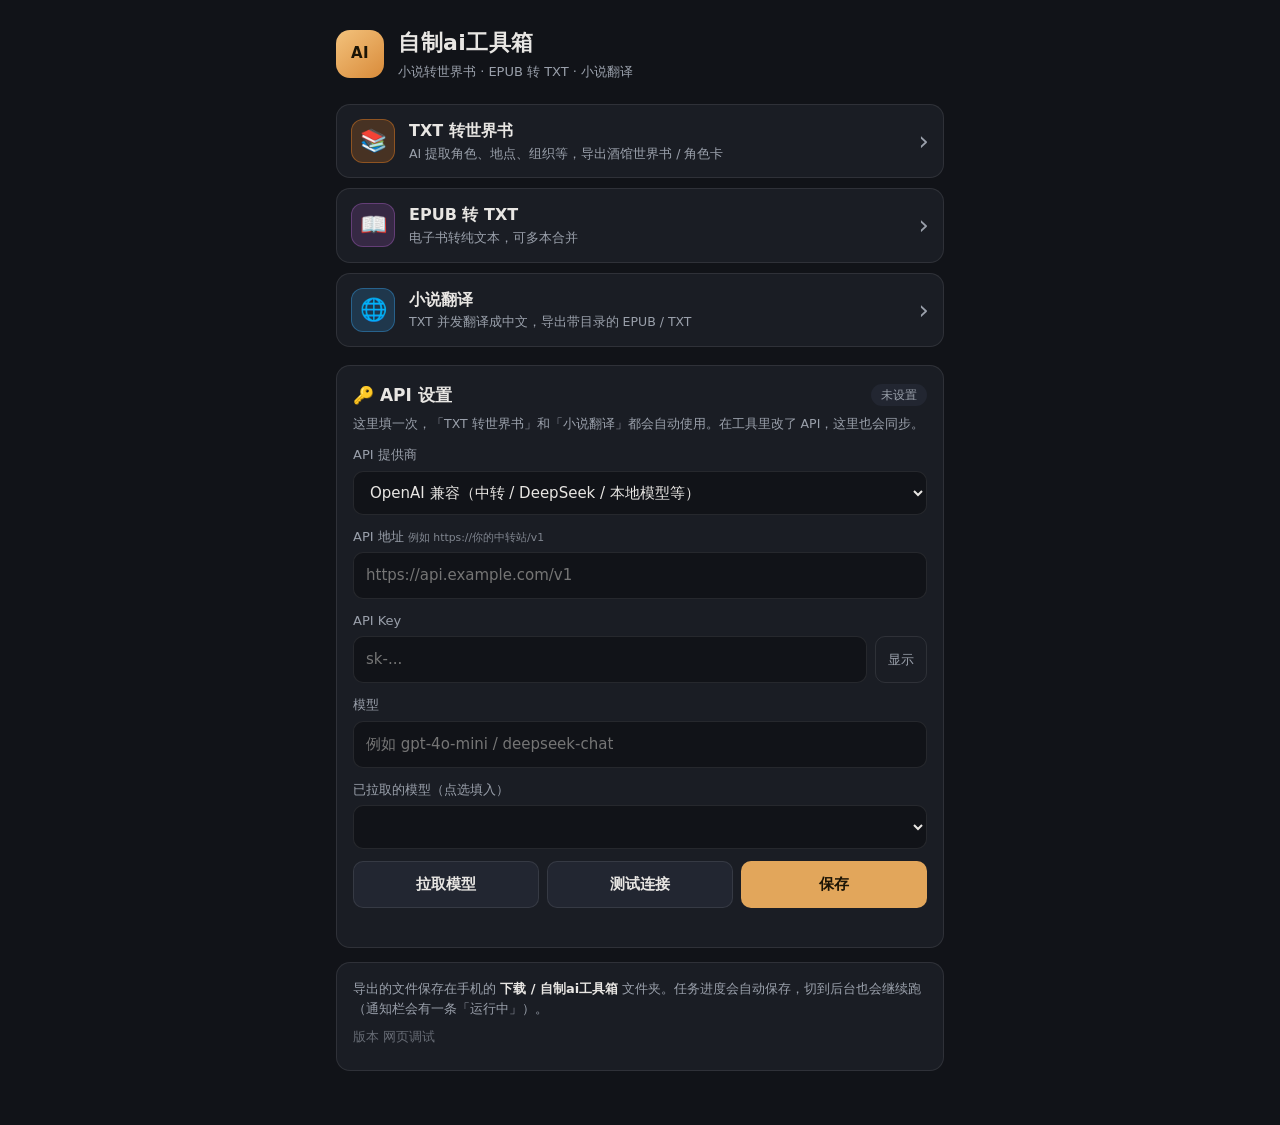
<file: toolbox/src/main/assets/www/index.html>
<!doctype html>
<html lang="zh-CN">
<head>
<meta charset="utf-8">
<meta name="viewport" content="width=device-width, initial-scale=1, viewport-fit=cover">
<meta name="color-scheme" content="dark">
<title>自制ai工具箱</title>
<link rel="stylesheet" href="app.css">
<link rel="stylesheet" href="style.css">
<link rel="stylesheet" href="txtToWorldbook/styles/modal.css">
<!-- 外壳：必须最先加载，负责网络转发 / 文件保存 / 剪贴板 / toastr -->
<script src="app-bridge.js"></script>
<script src="vendor/jquery.min.js"></script>
<script src="vendor/jszip.min.js"></script>
</head>
<body>
<main id="home">
  <header class="hd">
    <div class="hd-mark">AI</div>
    <div>
      <h1>自制ai工具箱</h1>
      <p class="hd-sub">小说转世界书 · EPUB 转 TXT · 小说翻译</p>
    </div>
  </header>

  <section class="tools">
    <button class="tool" data-open="worldbook">
      <span class="tool-ico" style="--c:#e67e22">📚</span>
      <span class="tool-txt"><b>TXT 转世界书</b><small>AI 提取角色、地点、组织等，导出酒馆世界书 / 角色卡</small></span>
      <span class="tool-go">›</span>
    </button>
    <button class="tool" data-open="epub">
      <span class="tool-ico" style="--c:#9b59b6">📖</span>
      <span class="tool-txt"><b>EPUB 转 TXT</b><small>电子书转纯文本，可多本合并</small></span>
      <span class="tool-go">›</span>
    </button>
    <button class="tool" data-open="translate">
      <span class="tool-ico" style="--c:#3498db">🌐</span>
      <span class="tool-txt"><b>小说翻译</b><small>TXT 并发翻译成中文，导出带目录的 EPUB / TXT</small></span>
      <span class="tool-go">›</span>
    </button>
  </section>

  <section class="card" id="api-card">
    <div class="card-hd">
      <h2>🔑 API 设置</h2>
      <span class="pill" id="api-state">未设置</span>
    </div>
    <p class="hint">这里填一次，「TXT 转世界书」和「小说翻译」都会自动使用。在工具里改了 API，这里也会同步。</p>

    <label class="f">API 提供商
      <select id="g-provider">
        <option value="openai-compatible">OpenAI 兼容（中转 / DeepSeek / 本地模型等）</option>
        <option value="gemini">Gemini</option>
        <option value="anthropic">Anthropic</option>
      </select>
    </label>
    <label class="f">API 地址 <small id="g-endpoint-hint">例如 https://你的中转站/v1</small>
      <input id="g-endpoint" type="url" inputmode="url" autocomplete="off" spellcheck="false" placeholder="https://api.example.com/v1">
    </label>
    <label class="f">API Key
      <div class="pw">
        <input id="g-key" type="password" autocomplete="off" spellcheck="false" placeholder="sk-...">
        <button type="button" class="ghost" id="g-key-eye">显示</button>
      </div>
    </label>
    <label class="f">模型
      <input id="g-model" type="text" autocomplete="off" spellcheck="false" placeholder="例如 gpt-4o-mini / deepseek-chat">
    </label>
    <label class="f" id="g-models-wrap" hidden>已拉取的模型（点选填入）
      <select id="g-models"></select>
    </label>
    <div class="row">
      <button type="button" class="btn" id="g-fetch">拉取模型</button>
      <button type="button" class="btn" id="g-test">测试连接</button>
      <button type="button" class="btn primary" id="g-save">保存</button>
    </div>
    <div class="status" id="g-status"></div>
  </section>

  <section class="card small">
    <p>导出的文件保存在手机的 <b>下载 / 自制ai工具箱</b> 文件夹。任务进度会自动保存，切到后台也会继续跑（通知栏会有一条「运行中」）。</p>
    <p class="ver" id="ver"></p>
  </section>
</main>

<script src="app-home.js"></script>
<!-- 功能模块 -->
<script src="epubToTxt.js"></script>
<script src="novelTranslate.js"></script>
<script type="module">
  import { initTxtToWorldbookBridge } from './txtToWorldbook/main.js';
  initTxtToWorldbookBridge().catch((e) => console.error('[Toolbox] TXT转世界书初始化失败', e));
  window.__ttwReady = true;
</script>
</body>
</html>
</file>
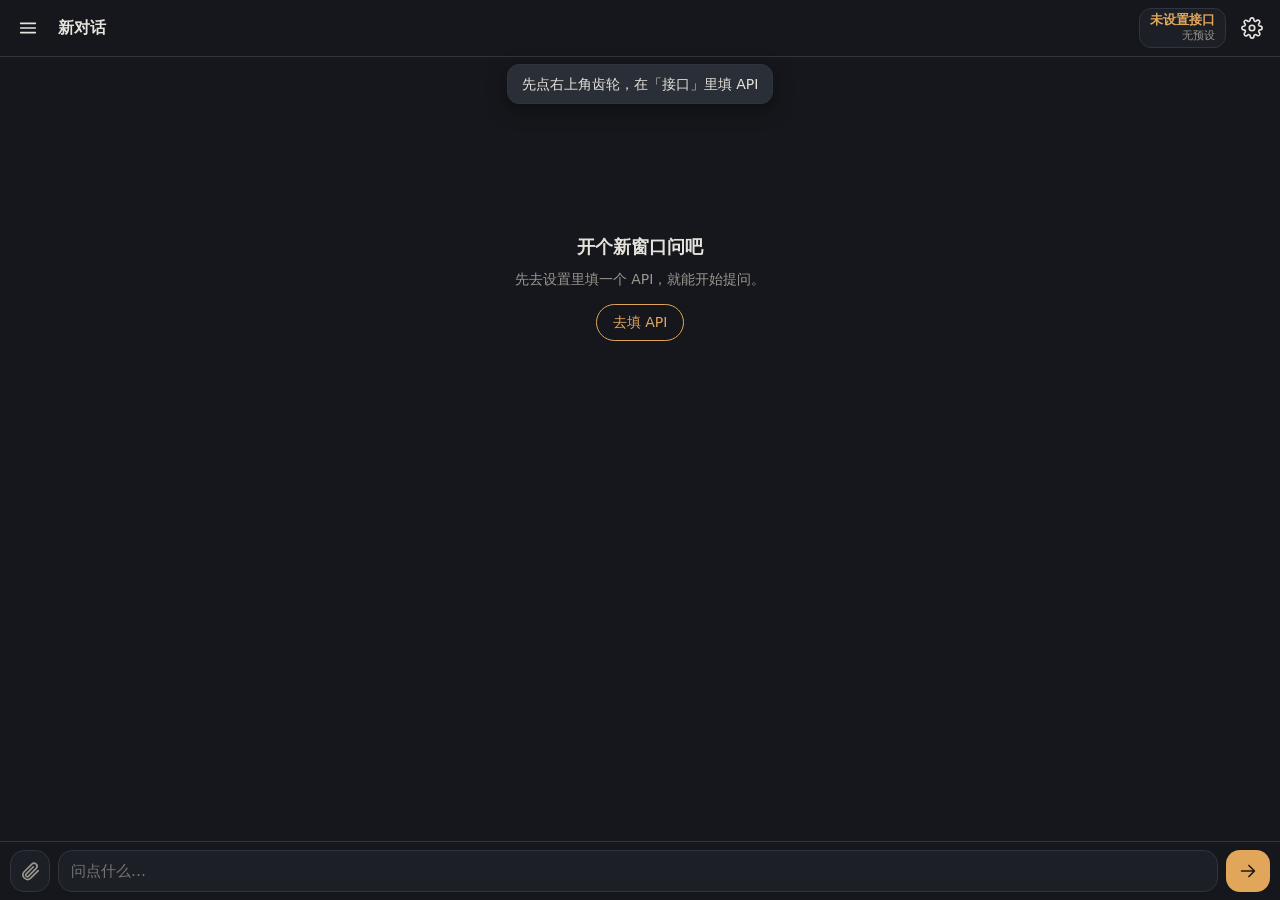
<file: 自制AI问答机/src/main/assets/www/首页.html>
<!DOCTYPE html>
<html lang="zh-CN">
<head>
    <meta charset="UTF-8">
    <meta name="viewport" content="width=device-width, initial-scale=1, maximum-scale=1, viewport-fit=cover">
    <meta name="color-scheme" content="dark">
    <title>自制AI问答机</title>
    <link rel="stylesheet" href="样式.css">
</head>
<body>
    <div id="app">
        <header id="topbar">
            <button class="icon-btn" id="btn-drawer" aria-label="对话列表">
                <svg viewBox="0 0 24 24"><path d="M4 7h16M4 12h16M4 17h16"/></svg>
            </button>
            <button id="chat-title" class="title-btn" aria-label="重命名对话">新对话</button>
            <button id="switch-chip" class="chip" aria-label="切换接口、模型、预设">
                <span id="chip-model">未设置接口</span>
                <span id="chip-preset"></span>
            </button>
            <button class="icon-btn" id="btn-settings" aria-label="设置">
                <svg viewBox="0 0 24 24"><circle cx="12" cy="12" r="3"/><path d="M19.4 15a1.7 1.7 0 0 0 .3 1.8l.1.1a2 2 0 1 1-2.8 2.8l-.1-.1a1.7 1.7 0 0 0-1.8-.3 1.7 1.7 0 0 0-1 1.5V21a2 2 0 1 1-4 0v-.1a1.7 1.7 0 0 0-1.1-1.5 1.7 1.7 0 0 0-1.8.3l-.1.1a2 2 0 1 1-2.8-2.8l.1-.1a1.7 1.7 0 0 0 .3-1.8 1.7 1.7 0 0 0-1.5-1H3a2 2 0 1 1 0-4h.1a1.7 1.7 0 0 0 1.5-1.1 1.7 1.7 0 0 0-.3-1.8l-.1-.1a2 2 0 1 1 2.8-2.8l.1.1a1.7 1.7 0 0 0 1.8.3H9a1.7 1.7 0 0 0 1-1.5V3a2 2 0 1 1 4 0v.1a1.7 1.7 0 0 0 1 1.5 1.7 1.7 0 0 0 1.8-.3l.1-.1a2 2 0 1 1 2.8 2.8l-.1.1a1.7 1.7 0 0 0-.3 1.8V9a1.7 1.7 0 0 0 1.5 1H21a2 2 0 1 1 0 4h-.1a1.7 1.7 0 0 0-1.5 1z"/></svg>
            </button>
        </header>

        <main id="msgs"></main>

        <div id="attach-bar"></div>
        <footer id="composer">
            <button id="btn-attach" class="attach-btn" aria-label="发图片或文件">
                <svg viewBox="0 0 24 24"><path d="M21 11.5l-8.6 8.6a5 5 0 0 1-7-7l8.6-8.6a3.3 3.3 0 0 1 4.7 4.7l-8.6 8.6a1.7 1.7 0 0 1-2.4-2.4l8-8"/></svg>
            </button>
            <textarea id="input" rows="1" placeholder="问点什么…"></textarea>
            <button id="btn-send" class="send-btn" aria-label="发送">
                <svg class="i-send" viewBox="0 0 24 24"><path d="M5 12h13M13 6l6 6-6 6"/></svg>
                <svg class="i-stop" viewBox="0 0 24 24"><rect x="7" y="7" width="10" height="10" rx="1.5"/></svg>
            </button>
        </footer>
    </div>

    <div id="layers"></div>

    <script src="依赖/marked.min.js"></script>
    <script src="依赖/purify.min.js"></script>
    <script src="桥接.js"></script>
    <script src="存储.js"></script>
    <script src="预设.js"></script>
    <script src="接口.js"></script>
    <script src="界面.js"></script>
</body>
</html>
</file>
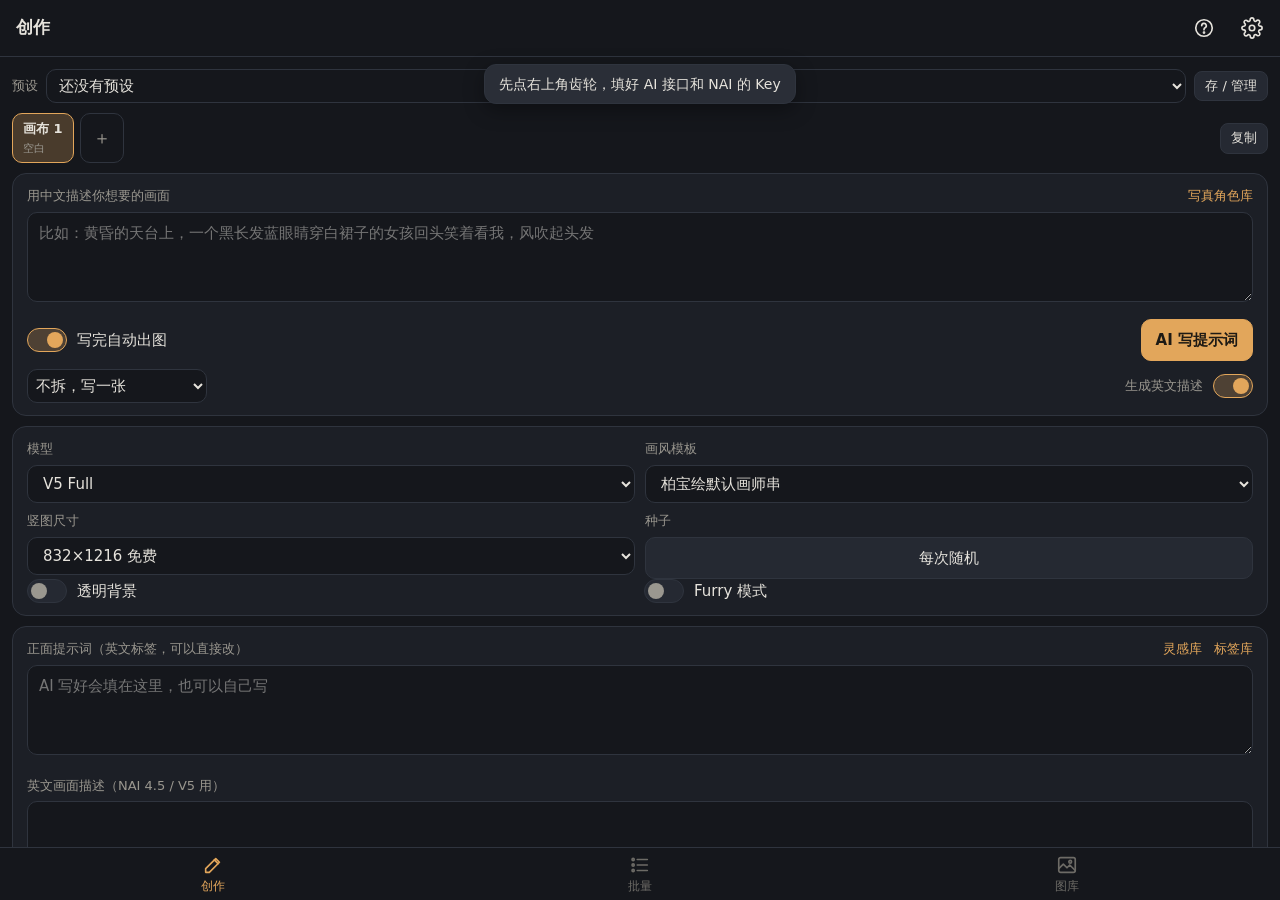
<file: 自然语言生图/src/main/assets/www/首页.html>
<!DOCTYPE html>
<html lang="zh-CN">
<head>
    <meta charset="UTF-8">
    <meta name="viewport" content="width=device-width, initial-scale=1, maximum-scale=1, viewport-fit=cover">
    <meta name="color-scheme" content="dark">
    <title>自然语言生图</title>
    <link rel="stylesheet" href="样式.css">
</head>
<body>
    <div id="app">
        <header id="topbar">
            <b id="title">创作</b>
            <span id="queue-chip" class="badge acc" hidden></span>
            <button class="icon-btn" id="btn-settings" aria-label="设置">
                <svg viewBox="0 0 24 24"><circle cx="12" cy="12" r="3"/><path d="M19.4 15a1.7 1.7 0 0 0 .3 1.8l.1.1a2 2 0 1 1-2.8 2.8l-.1-.1a1.7 1.7 0 0 0-1.8-.3 1.7 1.7 0 0 0-1 1.5V21a2 2 0 1 1-4 0v-.1a1.7 1.7 0 0 0-1.1-1.5 1.7 1.7 0 0 0-1.8.3l-.1.1a2 2 0 1 1-2.8-2.8l.1-.1a1.7 1.7 0 0 0 .3-1.8 1.7 1.7 0 0 0-1.5-1H3a2 2 0 1 1 0-4h.1a1.7 1.7 0 0 0 1.5-1.1 1.7 1.7 0 0 0-.3-1.8l-.1-.1a2 2 0 1 1 2.8-2.8l.1.1a1.7 1.7 0 0 0 1.8.3H9a1.7 1.7 0 0 0 1-1.5V3a2 2 0 1 1 4 0v.1a1.7 1.7 0 0 0 1 1.5 1.7 1.7 0 0 0 1.8-.3l.1-.1a2 2 0 1 1 2.8 2.8l-.1.1a1.7 1.7 0 0 0-.3 1.8V9a1.7 1.7 0 0 0 1.5 1H21a2 2 0 1 1 0 4h-.1a1.7 1.7 0 0 0-1.5 1z"/></svg>
            </button>
        </header>

        <main id="views">
            <section id="view-create" class="view"></section>
            <section id="view-batch" class="view" hidden></section>
            <section id="view-gallery" class="view" hidden></section>
        </main>

        <nav id="tabbar">
            <button data-tab="create" class="on">
                <svg viewBox="0 0 24 24"><path d="M4 20h4L19 9l-4-4L4 16z"/><path d="M13.5 6.5l4 4"/></svg><span>创作</span>
            </button>
            <button data-tab="batch">
                <svg viewBox="0 0 24 24"><path d="M9 6h11M9 12h11M9 18h11"/><circle cx="4.5" cy="6" r="1.2"/><circle cx="4.5" cy="12" r="1.2"/><circle cx="4.5" cy="18" r="1.2"/></svg><span>批量</span>
            </button>
            <button data-tab="gallery">
                <svg viewBox="0 0 24 24"><rect x="3" y="4" width="18" height="16" rx="2"/><path d="M3 16l5-5 4 4 3-3 6 6"/><circle cx="15.5" cy="8.5" r="1.5"/></svg><span>图库</span>
            </button>
        </nav>
    </div>

    <div id="layers"></div>

    <!-- 顺序：底层能力 → 数据 → 各页面 → 启动 -->
    <script src="桥接.js"></script>
    <script src="存储.js"></script>
    <script src="参数.js"></script>
    <script src="接口.js"></script>
    <script src="写词.js"></script>
    <script src="出图.js"></script>
    <script src="计价.js"></script>
    <script src="队列.js"></script>
    <script src="图库.js"></script>
    <script src="工具.js"></script>
    <script src="说明.js"></script>
    <script src="页面-设置.js"></script>
    <script src="主题.js"></script>
    <script src="风格.js"></script>
    <script src="自定义提示词.js"></script>
    <script src="页面-创作.js"></script>
    <script src="规划.js"></script>
    <script src="漫画.js"></script>
    <script src="页面-批量.js"></script>
    <script src="快捷栏.js"></script>
    <script src="多角色.js"></script>
    <script src="参考图.js"></script>
    <script src="角色参考.js"></script>
    <script src="页面-图库.js"></script>
    <script src="导出.js"></script>
    <script src="图库日期.js"></script>
    <script src="备份.js"></script>
    <script src="更新.js"></script>
    <script src="标签库.js"></script>
    <script src="标签说明.js"></script>
    <script src="提示词编辑.js"></script>
    <script src="通配符.js"></script>
    <script src="参数预设.js"></script>
    <script src="多画布.js"></script>
    <script src="token读数.js"></script>
    <script src="角色库.js"></script>
    <script src="角色生成.js"></script>
    <script src="衣柜.js"></script>
    <script src="写真.js"></script>
    <script src="图库角色.js"></script>
    <script src="图生图.js"></script>
    <script src="图像工具.js"></script>
    <script src="对话改词.js"></script>
    <script src="通知栏进度.js"></script>
    <script src="打码.js"></script>
    <script src="灵感库.js"></script>
    <script src="R18显示.js"></script>
    <script src="Vibe库.js"></script>
    <script src="说明-内容.js"></script>
    <script src="启动.js"></script>
</body>
</html>
</file>
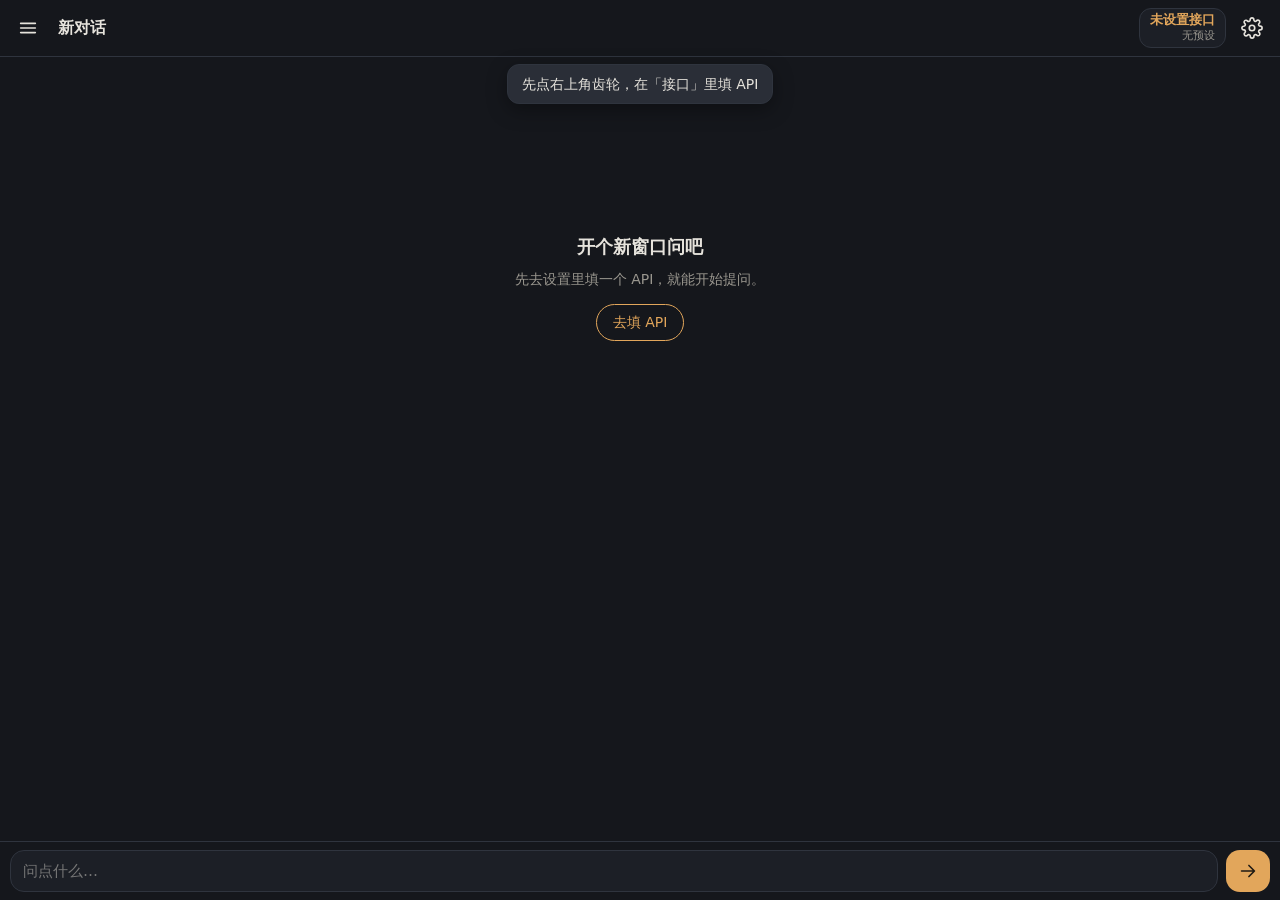
<file: 酒馆询问机/src/main/assets/www/首页.html>
<!DOCTYPE html>
<html lang="zh-CN">
<head>
    <meta charset="UTF-8">
    <meta name="viewport" content="width=device-width, initial-scale=1, maximum-scale=1, viewport-fit=cover">
    <meta name="color-scheme" content="dark">
    <title>酒馆询问机</title>
    <link rel="stylesheet" href="样式.css">
</head>
<body>
    <div id="app">
        <header id="topbar">
            <button class="icon-btn" id="btn-drawer" aria-label="对话列表">
                <svg viewBox="0 0 24 24"><path d="M4 7h16M4 12h16M4 17h16"/></svg>
            </button>
            <button id="chat-title" class="title-btn" aria-label="重命名对话">新对话</button>
            <button id="switch-chip" class="chip" aria-label="切换接口、模型、预设">
                <span id="chip-model">未设置接口</span>
                <span id="chip-preset"></span>
            </button>
            <button class="icon-btn" id="btn-settings" aria-label="设置">
                <svg viewBox="0 0 24 24"><circle cx="12" cy="12" r="3"/><path d="M19.4 15a1.7 1.7 0 0 0 .3 1.8l.1.1a2 2 0 1 1-2.8 2.8l-.1-.1a1.7 1.7 0 0 0-1.8-.3 1.7 1.7 0 0 0-1 1.5V21a2 2 0 1 1-4 0v-.1a1.7 1.7 0 0 0-1.1-1.5 1.7 1.7 0 0 0-1.8.3l-.1.1a2 2 0 1 1-2.8-2.8l.1-.1a1.7 1.7 0 0 0 .3-1.8 1.7 1.7 0 0 0-1.5-1H3a2 2 0 1 1 0-4h.1a1.7 1.7 0 0 0 1.5-1.1 1.7 1.7 0 0 0-.3-1.8l-.1-.1a2 2 0 1 1 2.8-2.8l.1.1a1.7 1.7 0 0 0 1.8.3H9a1.7 1.7 0 0 0 1-1.5V3a2 2 0 1 1 4 0v.1a1.7 1.7 0 0 0 1 1.5 1.7 1.7 0 0 0 1.8-.3l.1-.1a2 2 0 1 1 2.8 2.8l-.1.1a1.7 1.7 0 0 0-.3 1.8V9a1.7 1.7 0 0 0 1.5 1H21a2 2 0 1 1 0 4h-.1a1.7 1.7 0 0 0-1.5 1z"/></svg>
            </button>
        </header>

        <main id="msgs"></main>

        <footer id="composer">
            <textarea id="input" rows="1" placeholder="问点什么…"></textarea>
            <button id="btn-send" class="send-btn" aria-label="发送">
                <svg class="i-send" viewBox="0 0 24 24"><path d="M5 12h13M13 6l6 6-6 6"/></svg>
                <svg class="i-stop" viewBox="0 0 24 24"><rect x="7" y="7" width="10" height="10" rx="1.5"/></svg>
            </button>
        </footer>
    </div>

    <div id="layers"></div>

    <script src="依赖/marked.min.js"></script>
    <script src="依赖/purify.min.js"></script>
    <script src="桥接.js"></script>
    <script src="存储.js"></script>
    <script src="预设.js"></script>
    <script src="接口.js"></script>
    <script src="界面.js"></script>
</body>
</html>
</file>
<file: toolbox/src/main/assets/www/app.css>
/* 酒馆主题变量（模块样式里用到） */
:root {
  --SmartThemeBodyColor: #e8e6e3;
  --SmartThemeBorderColor: rgba(255, 255, 255, 0.14);
  --SmartThemeBlurTintColor: #171a21;
  --SmartThemeQuoteColor: #e2a65b;
  --bg: #111318;
  --panel: #1a1d24;
  --panel2: #222631;
  --line: rgba(255, 255, 255, 0.09);
  --text: #e8e6e3;
  --muted: #9aa0ab;
  --accent: #e2a65b;
  --ok: #4ecb8f;
  --err: #ef6b6b;
  color-scheme: dark;
}
* { box-sizing: border-box; -webkit-tap-highlight-color: transparent; }
html, body { margin: 0; background: var(--bg); color: var(--text); }
body {
  font: 15px/1.55 system-ui, -apple-system, "PingFang SC", "Noto Sans CJK SC", "Microsoft YaHei", sans-serif;
  padding: env(safe-area-inset-top) 0 env(safe-area-inset-bottom);
}
button, input, select, textarea { font: inherit; color: inherit; }

#home { max-width: 640px; margin: 0 auto; padding: 20px 16px 40px; }
.hd { display: flex; gap: 14px; align-items: center; margin: 6px 0 22px; }
.hd-mark {
  width: 48px; height: 48px; border-radius: 14px; display: grid; place-items: center;
  font-weight: 800; letter-spacing: .5px; color: #1b1406;
  background: linear-gradient(140deg, #f3c27c, #d98b3a);
}
.hd h1 { margin: 0; font-size: 22px; letter-spacing: .5px; }
.hd-sub { margin: 2px 0 0; color: var(--muted); font-size: 13px; }

.tools { display: grid; gap: 10px; margin-bottom: 18px; }
.tool {
  display: flex; align-items: center; gap: 14px; width: 100%; text-align: left;
  padding: 14px; border-radius: 14px; border: 1px solid var(--line);
  background: var(--panel); cursor: pointer; transition: transform .08s, background .15s;
}
.tool:active { transform: scale(.985); background: var(--panel2); }
.tool-ico {
  flex: none; width: 44px; height: 44px; border-radius: 12px; display: grid; place-items: center; font-size: 22px;
  background: color-mix(in srgb, var(--c) 22%, transparent); border: 1px solid color-mix(in srgb, var(--c) 45%, transparent);
}
.tool-txt { flex: 1; min-width: 0; display: flex; flex-direction: column; }
.tool-txt b { font-size: 16px; }
.tool-txt small { color: var(--muted); font-size: 12.5px; }
.tool-go { color: var(--muted); font-size: 26px; line-height: 1; }

.card { background: var(--panel); border: 1px solid var(--line); border-radius: 14px; padding: 16px; margin-bottom: 14px; }
.card.small { font-size: 13px; color: var(--muted); }
.card.small p { margin: 0 0 6px; }
.card.small b { color: var(--text); }
.card-hd { display: flex; align-items: center; justify-content: space-between; }
.card h2 { margin: 0; font-size: 17px; }
.hint { color: var(--muted); font-size: 12.5px; margin: 6px 0 12px; }
.pill { font-size: 12px; padding: 2px 10px; border-radius: 99px; background: var(--panel2); color: var(--muted); }
.pill.ok { color: var(--ok); background: rgba(78, 203, 143, .12); }

.f { display: block; font-size: 13px; color: var(--muted); margin-bottom: 12px; }
.f small { opacity: .8; }
.f input, .f select {
  display: block; width: 100%; margin-top: 5px; padding: 11px 12px; border-radius: 10px;
  background: var(--bg); border: 1px solid var(--line); color: var(--text); font-size: 15px; outline: none;
}
.f input:focus, .f select:focus { border-color: var(--accent); }
.pw { display: flex; gap: 8px; margin-top: 5px; }
.pw input { margin-top: 0; }
.ghost { flex: none; padding: 0 12px; border-radius: 10px; border: 1px solid var(--line); background: transparent; color: var(--muted); }
.row { display: flex; gap: 8px; flex-wrap: wrap; }
.btn {
  flex: 1 1 0; min-width: 88px; padding: 11px 10px; border-radius: 10px; border: 1px solid var(--line);
  background: var(--panel2); cursor: pointer; font-weight: 600;
}
.btn.primary { background: var(--accent); color: #1b1406; border-color: transparent; }
.btn:disabled { opacity: .55; }
.status { margin-top: 10px; font-size: 13px; white-space: pre-wrap; word-break: break-word; min-height: 1em; }
.status.ok { color: var(--ok); } .status.err { color: var(--err); } .status.busy { color: var(--accent); }
.ver { opacity: .6; margin-top: 8px !important; }

/* toastr 替代 */
#tbx-toasts { position: fixed; left: 0; right: 0; bottom: calc(20px + env(safe-area-inset-bottom)); z-index: 2147483000;
  display: flex; flex-direction: column; align-items: center; gap: 8px; pointer-events: none; padding: 0 16px; }
.tbx-toast { pointer-events: auto; max-width: 560px; width: fit-content; padding: 10px 16px; border-radius: 12px;
  background: #2a2e38; color: #fff; font-size: 14px; box-shadow: 0 6px 24px rgba(0,0,0,.45); border-left: 4px solid #888;
  white-space: pre-wrap; word-break: break-word; animation: tbxIn .18s ease-out; }
.tbx-toast.success { border-left-color: var(--ok); } .tbx-toast.error { border-left-color: var(--err); }
.tbx-toast.warning { border-left-color: #f0b44a; } .tbx-toast.info { border-left-color: #5aa9e6; }
.tbx-toast b { display: block; }
@keyframes tbxIn { from { opacity: 0; transform: translateY(8px); } }

/* 模块弹窗：底色不透明，遮罩更暗，避免首页文字透出来 */
.ttw-modal, .ntr-modal { background: var(--SmartThemeBlurTintColor) !important; backdrop-filter: none !important; }
.ttw-modal-container { background: rgba(8, 9, 12, 0.88) !important; }
.ntr-modal-container, #epub-to-txt-modal { background: rgba(8, 9, 12, 0.92) !important; }

/* 让各模块弹窗在手机上铺满 */
@media (max-width: 700px) {
  #ntr-modal .ntr-modal, #epub-to-txt-modal > div { max-width: 100vw !important; }
}
</file>
<file: toolbox/src/main/assets/www/style.css>
/* ============================================
   Novel Auto Generator - 样式表
   ============================================ */

#nag-container {
    margin-top: 10px;
}

.nag-section {
    background: var(--SmartThemeBlurTintColor);
    border-radius: 8px;
    padding: 12px;
    margin-bottom: 10px;
}

/* ============================================
   状态面板
   ============================================ */

.nag-status-panel {
    text-align: center;
}

.nag-status-badge {
    display: inline-block;
    padding: 6px 16px;
    border-radius: 20px;
    font-weight: bold;
    font-size: 14px;
    margin-bottom: 10px;
}

.nag-status-badge.stopped { 
    background: rgba(150,150,150,0.3); 
    color: #aaa; 
}

.nag-status-badge.running { 
    background: rgba(76,175,80,0.3); 
    color: #4CAF50; 
    animation: pulse 1.5s infinite; 
}

.nag-status-badge.paused { 
    background: rgba(255,193,7,0.3); 
    color: #FFC107; 
}

@keyframes pulse { 
    0%, 100% { opacity: 1; } 
    50% { opacity: 0.7; } 
}

.nag-progress-container { 
    margin: 10px 0; 
}

.nag-progress-bar {
    width: 100%; 
    height: 20px;
    background: rgba(0,0,0,0.3);
    border-radius: 10px;
    overflow: hidden;
}

.nag-progress-fill {
    height: 100%;
    background: linear-gradient(90deg, #4CAF50, #8BC34A);
    border-radius: 10px;
    transition: width 0.5s;
}

.nag-progress-text { 
    margin-top: 5px; 
    font-size: 13px; 
    text-align: center; 
}

.nag-stats-row {
    display: flex;
    justify-content: center;
    gap: 15px;
    margin-top: 8px;
    font-size: 12px;
    opacity: 0.8;
}

/* ============================================
   按钮
   ============================================ */

.nag-controls { 
    padding: 8px; 
}

.nag-btn-row {
    display: flex;
    gap: 6px;
    margin-bottom: 6px;
}

.nag-btn-row:last-child { 
    margin-bottom: 0; 
}

.nag-btn-row .menu_button {
    flex: 1;
    justify-content: center;
    padding: 8px 4px;
    font-size: 12px;
}

.nag-btn-row .menu_button:disabled { 
    opacity: 0.5; 
    cursor: not-allowed; 
}

/* ============================================
   设置项
   ============================================ */

.nag-setting-item {
    margin-bottom: 12px;
}

.nag-setting-item > label {
    display: block;
    margin-bottom: 6px;
    font-size: 12px;
    opacity: 0.9;
}

.nag-setting-item input[type="text"],
.nag-setting-item input[type="number"],
.nag-setting-item textarea,
.nag-setting-item select {
    width: 100%;
    padding: 8px 10px;
    border: 1px solid var(--SmartThemeBorderColor);
    border-radius: 6px;
    background: rgba(0,0,0,0.2);
    color: #fff;
    font-size: 13px;
    box-sizing: border-box;
}

.nag-setting-item input:focus,
.nag-setting-item textarea:focus,
.nag-setting-item select:focus {
    outline: none;
    border-color: #8BC34A;
}

.nag-setting-item input:disabled,
.nag-setting-item textarea:disabled {
    opacity: 0.5;
    cursor: not-allowed;
}

.nag-setting-item textarea { 
    resize: vertical; 
    min-height: 50px; 
}

.nag-setting-item select option { 
    background: #2a2a2a; 
    color: #fff; 
}

.nag-setting-row {
    display: flex;
    gap: 10px;
}

.nag-setting-row .nag-setting-item { 
    flex: 1; 
}

.nag-hint {
    font-size: 11px;
    opacity: 0.6;
    font-weight: normal;
}

/* ============================================
   复选框
   ============================================ */

.nag-checkbox-group {
    display: flex;
    flex-direction: column;
    gap: 8px;
    margin: 12px 0;
}

.nag-checkbox-label {
    display: flex;
    align-items: center;
    gap: 8px;
    cursor: pointer;
    font-size: 13px;
    padding: 6px 0;
}

.nag-checkbox-label input[type="checkbox"] {
    width: 18px;
    height: 18px;
    margin: 0;
    cursor: pointer;
    accent-color: #8BC34A;
}

.nag-checkbox-label span {
    display: flex;
    align-items: center;
    gap: 4px;
}

/* ============================================
   楼层信息
   ============================================ */

.nag-floor-info {
    display: flex;
    align-items: center;
    gap: 8px;
    margin-bottom: 12px;
    padding: 8px 12px;
    background: rgba(0,0,0,0.2);
    border-radius: 6px;
    font-size: 13px;
}

.menu_button_icon {
    padding: 4px 8px;
    font-size: 12px;
    background: rgba(255,255,255,0.1);
    border: 1px solid var(--SmartThemeBorderColor);
    border-radius: 4px;
    cursor: pointer;
}

.menu_button_icon:hover {
    background: rgba(255,255,255,0.2);
}

#nag-floor-inputs.disabled {
    opacity: 0.5;
    pointer-events: none;
}

#nag-floor-inputs.disabled input {
    background-color: rgba(0, 0, 0, 0.3);
}

/* ============================================
   预览区域
   ============================================ */

.nag-extract-preview {
    margin-top: 12px;
    border: 1px solid var(--SmartThemeBorderColor);
    border-radius: 6px;
    overflow: hidden;
}

.nag-preview-header {
    display: flex;
    justify-content: space-between;
    align-items: center;
    padding: 8px 12px;
    background: rgba(0,0,0,0.2);
    border-bottom: 1px solid var(--SmartThemeBorderColor);
    font-size: 12px;
    font-weight: bold;
}

.nag-preview-box {
    padding: 10px;
    max-height: 150px;
    overflow-y: auto;
    font-size: 12px;
    line-height: 1.5;
    background: rgba(0,0,0,0.1);
}

.nag-preview-source {
    font-size: 11px;
    opacity: 0.7;
    margin-bottom: 6px;
}

.nag-preview-raw {
    padding: 8px;
    background: rgba(0,0,0,0.2);
    border-radius: 4px;
    font-size: 11px;
    max-height: 60px;
    overflow: auto;
    margin-bottom: 8px;
    opacity: 0.7;
    word-break: break-all;
}

.nag-preview-text {
    padding: 8px;
    background: rgba(0,0,0,0.2);
    border-radius: 4px;
    margin-top: 6px;
    word-break: break-word;
    white-space: pre-wrap;
    max-height: 100px;
    overflow-y: auto;
}

.nag-preview-success { color: #8BC34A; }
.nag-preview-warning { color: #FFC107; }
.nag-preview-info { color: #64B5F6; }

/* ============================================
   面板折叠
   ============================================ */

.nag-panel-header {
    display: flex;
    justify-content: space-between;
    align-items: center;
    cursor: pointer;
    margin: -12px -12px 12px -12px;
    padding: 10px 12px;
    background: rgba(0, 0, 0, 0.15);
    border-radius: 8px 8px 0 0;
    user-select: none;
}

.nag-panel-title {
    font-weight: bold;
    font-size: 13px;
}

.nag-panel-actions {
    display: flex;
    align-items: center;
    gap: 8px;
}

.nag-help-btn {
    display: inline-flex;
    align-items: center;
    justify-content: center;
    width: 24px;
    height: 24px;
    border-radius: 50%;
    background: rgba(255, 255, 255, 0.1);
    font-size: 12px;
    cursor: pointer;
    transition: all 0.2s;
    position: relative;
    z-index: 10;
}

.nag-help-btn:hover,
.nag-help-btn:active {
    background: rgba(139, 195, 74, 0.3);
    transform: scale(1.1);
}

.nag-collapse-icon {
    font-size: 10px;
    transition: transform 0.2s;
    opacity: 0.7;
}

.nag-collapsible.collapsed .nag-collapse-icon {
    transform: rotate(-90deg);
}

.nag-collapsible.collapsed .nag-panel-content {
    display: none;
}

.nag-collapsible.collapsed .nag-panel-header {
    margin-bottom: -12px;
    border-radius: 8px;
}

.nag-panel-content {
    animation: slideDown 0.2s ease;
}

@keyframes slideDown {
    from { opacity: 0; transform: translateY(-10px); }
    to { opacity: 1; transform: translateY(0); }
}

/* ============================================
   高级设置 - 模块化样式
   ============================================ */

.nag-module {
    background: rgba(0, 0, 0, 0.2);
    border: 1px solid rgba(255, 255, 255, 0.1);
    border-radius: 8px;
    margin-bottom: 12px;
    overflow: hidden;
}

.nag-module:last-of-type {
    margin-bottom: 0;
}

.nag-module-header {
    display: flex;
    align-items: center;
    gap: 8px;
    padding: 10px 12px;
    background: rgba(0, 0, 0, 0.3);
    border-bottom: 1px solid rgba(255, 255, 255, 0.1);
}

.nag-module-icon {
    font-size: 16px;
}

.nag-module-title {
    font-weight: bold;
    font-size: 13px;
}

.nag-module-body {
    padding: 12px;
}

.nag-module-desc {
    font-size: 11px;
    opacity: 0.6;
    margin-bottom: 12px;
    line-height: 1.4;
}

/* 不同模块的强调色 */
.nag-module-send {
    border-left: 3px solid #64B5F6;
}

.nag-module-send .nag-module-header {
    background: rgba(100, 181, 246, 0.1);
}

.nag-module-reply {
    border-left: 3px solid #81C784;
}

.nag-module-reply .nag-module-header {
    background: rgba(129, 199, 132, 0.1);
}

.nag-module-control {
    border-left: 3px solid #FFB74D;
}

.nag-module-control .nag-module-header {
    background: rgba(255, 183, 77, 0.1);
}

/* 模块内的设置项间距调整 */
.nag-module-body .nag-setting-item {
    margin-bottom: 10px;
}

.nag-module-body .nag-setting-item:last-child {
    margin-bottom: 0;
}

.nag-module-body .nag-checkbox-group {
    margin: 10px 0;
}

.nag-module-body .nag-setting-row {
    margin-bottom: 10px;
}

/* 禁用状态 */
#nag-send-toast-settings.disabled,
#nag-reply-toast-settings.disabled {
    opacity: 0.5;
    pointer-events: none;
}

#nag-send-toast-settings.disabled input,
#nag-reply-toast-settings.disabled input {
    background-color: rgba(0, 0, 0, 0.3);
}

/* 调试提示 */
.nag-debug-hint {
    margin-top: 15px;
    font-size: 11px;
    opacity: 0.5;
    text-align: center;
    padding-top: 12px;
    border-top: 1px dashed rgba(255, 255, 255, 0.1);
}

.nag-debug-hint code {
    background: rgba(0, 0, 0, 0.3);
    padding: 2px 6px;
    border-radius: 4px;
}

/* ============================================
   帮助弹窗
   ============================================ */

.nag-modal-container {
    position: fixed !important;
    top: 0 !important;
    left: 0 !important;
    width: 100vw !important;
    height: 100vh !important;
    height: 100dvh !important;
    display: flex !important;
    align-items: center !important;
    justify-content: center !important;
    z-index: 99999 !important;
    padding: 20px;
    box-sizing: border-box;
    background: rgba(0, 0, 0, 0.85);
    /* 修复 transform 上下文问题 */
    transform: translateZ(0);
    isolation: isolate;
}


.nag-modal {
    background: var(--SmartThemeBlurTintColor, #1e1e2e);
    border: 1px solid var(--SmartThemeBorderColor, #555);
    border-radius: 12px;
    width: 100%;
    max-width: 460px;
    max-height: calc(100vh - 80px);
    max-height: calc(100dvh - 80px);
    display: flex;
    flex-direction: column;
    box-shadow: 0 8px 32px rgba(0, 0, 0, 0.4);
    animation: nagModalAppear 0.2s ease;
    pointer-events: auto;
    overflow: hidden;
}

@keyframes nagModalAppear {
    from { 
        opacity: 0; 
        transform: scale(0.95) translateY(-10px); 
    }
    to { 
        opacity: 1; 
        transform: scale(1) translateY(0); 
    }
}

.nag-modal-header {
    display: flex;
    justify-content: space-between;
    align-items: center;
    padding: 12px 16px;
    border-bottom: 1px solid var(--SmartThemeBorderColor, #444);
    background: rgba(0, 0, 0, 0.2);
    border-radius: 12px 12px 0 0;
    flex-shrink: 0;
    gap: 12px;
}

.nag-modal-title {
    font-weight: bold;
    font-size: 14px;
    color: #8BC34A;
    flex: 1;
    overflow: hidden;
    text-overflow: ellipsis;
    white-space: nowrap;
}

.nag-modal-close {
    background: rgba(255, 255, 255, 0.1);
    border: none;
    color: #fff;
    font-size: 16px;
    width: 32px;
    height: 32px;
    border-radius: 6px;
    cursor: pointer;
    display: flex;
    align-items: center;
    justify-content: center;
    transition: all 0.2s;
    flex-shrink: 0;
}

.nag-modal-close:hover {
    background: rgba(255, 100, 100, 0.3);
    color: #ff6b6b;
}

.nag-modal-close:active {
    background: rgba(255, 100, 100, 0.5);
    transform: scale(0.95);
}

.nag-modal-body {
    padding: 16px;
    overflow-y: auto;
    overflow-x: hidden;
    font-size: 13px;
    line-height: 1.7;
    flex: 1;
    min-height: 0;
    -webkit-overflow-scrolling: touch;
}

.nag-modal-body h4 {
    margin: 16px 0 8px 0;
    color: #64B5F6;
    font-size: 13px;
}

.nag-modal-body h4:first-child {
    margin-top: 0;
}

.nag-modal-body p {
    margin: 8px 0;
}

.nag-modal-body ul, 
.nag-modal-body ol {
    margin: 8px 0;
    padding-left: 20px;
}

.nag-modal-body li {
    margin: 4px 0;
}

.nag-modal-body pre {
    background: rgba(0, 0, 0, 0.3);
    padding: 10px;
    border-radius: 6px;
    overflow-x: auto;
    font-size: 12px;
    margin: 8px 0;
    white-space: pre-wrap;
    word-break: break-word;
    border: 1px solid rgba(255, 255, 255, 0.1);
}

.nag-modal-body code {
    background: rgba(0, 0, 0, 0.3);
    padding: 2px 6px;
    border-radius: 4px;
    font-size: 12px;
}

/* 移动端适配 */
@media (max-width: 600px) {
    .nag-modal-container {
        padding: 16px;
    }
    
    .nag-modal {
        max-height: calc(100vh - 60px);
        max-height: calc(100dvh - 60px);
    }
    
    .nag-modal-header {
        padding: 10px 14px;
    }
    
    .nag-modal-title {
        font-size: 13px;
    }
    
    .nag-modal-close {
        width: 36px;
        height: 36px;
        font-size: 18px;
    }
    
    .nag-modal-body {
        padding: 14px;
        font-size: 14px;
    }
}


/* ============================================
   响应式布局
   ============================================ */

@media (max-width: 500px) {
    .nag-setting-row { 
        flex-direction: column; 
        gap: 0; 
    }
    
    .nag-btn-row { 
        flex-wrap: wrap; 
    }
    
    .nag-btn-row .menu_button { 
        min-width: calc(50% - 3px); 
    }
    
    .nag-module-body .nag-setting-row {
        flex-direction: column;
        gap: 0;
    }
}
</file>
<file: toolbox/src/main/assets/www/txtToWorldbook/styles/modal.css>
﻿/* Stage A placeholder. Will host extracted modal styles in later phases. */
</file>
<file: 自制AI问答机/src/main/assets/www/样式.css>
:root {
    --bg: #15171c;
    --bg2: #1c1f26;
    --bg3: #252932;
    --line: #2f343e;
    --text: #e6e3dc;
    --dim: #9a978f;
    --faint: #6d6b66;
    --accent: #e2a65b;
    --accent-ink: #1e1a14;
    --user: #24303f;
    --danger: #e0645c;
    --ok: #5fb98a;
    --radius: 14px;
    --fs: 15px;
    --safe-top: env(safe-area-inset-top, 0px);
    --safe-bottom: env(safe-area-inset-bottom, 0px);
}

* { box-sizing: border-box; -webkit-tap-highlight-color: transparent; }
html, body { margin: 0; height: 100%; background: var(--bg); color: var(--text); }
body {
    font: var(--fs)/1.6 system-ui, -apple-system, "PingFang SC", "Noto Sans CJK SC", "Microsoft YaHei", sans-serif;
    overflow: hidden;
}
button, input, textarea, select { font: inherit; color: inherit; }
button { cursor: pointer; }
svg { width: 22px; height: 22px; fill: none; stroke: currentColor; stroke-width: 1.8; stroke-linecap: round; stroke-linejoin: round; }

#app { display: flex; flex-direction: column; height: 100%; padding-top: var(--safe-top); }

/* 顶栏 */
#topbar {
    display: flex; align-items: center; gap: 6px;
    padding: 8px 8px; border-bottom: 1px solid var(--line); background: var(--bg);
    flex: none;
}
.icon-btn {
    flex: none; width: 40px; height: 40px; display: grid; place-items: center;
    border: 0; border-radius: 12px; background: transparent; color: var(--text);
}
.icon-btn:active { background: var(--bg3); }
.title-btn {
    flex: 1 1 auto; min-width: 0; border: 0; background: none; text-align: left; padding: 4px 4px;
    font-weight: 600; font-size: 16px; white-space: nowrap; overflow: hidden; text-overflow: ellipsis;
}
.chip {
    flex: 0 1 auto; min-width: 0; max-width: 46%;
    display: flex; flex-direction: column; align-items: flex-end; gap: 0;
    border: 1px solid var(--line); background: var(--bg2); border-radius: 12px; padding: 3px 10px;
    line-height: 1.3;
}
.chip span { max-width: 100%; white-space: nowrap; overflow: hidden; text-overflow: ellipsis; }
#chip-model { font-size: 13px; color: var(--accent); font-weight: 600; }
#chip-preset { font-size: 11px; color: var(--dim); }
#chip-preset:empty { display: none; }

/* 消息区 */
#msgs { flex: 1 1 auto; overflow-y: auto; padding: 14px 12px 24px; overscroll-behavior: contain; }
.empty {
    margin: 18vh auto 0; max-width: 300px; text-align: center; color: var(--dim); font-size: 14px;
}
.empty b { display: block; color: var(--text); font-size: 18px; margin-bottom: 6px; }
.empty .hint-btn {
    margin-top: 14px; border: 1px solid var(--accent); color: var(--accent); background: none;
    border-radius: 999px; padding: 6px 16px;
}

.msg { margin: 0 0 18px; display: flex; flex-direction: column; }
.msg .meta { font-size: 12px; color: var(--faint); margin: 0 4px 4px; display: flex; gap: 6px; align-items: baseline; }
.msg .meta .who { color: var(--dim); font-weight: 600; }
.msg.user { align-items: flex-end; }
.msg.user .bubble { background: var(--user); border-radius: var(--radius) var(--radius) 4px var(--radius); max-width: 88%; }
.msg.assistant .bubble { background: var(--bg2); border-radius: 4px var(--radius) var(--radius) var(--radius); width: 100%; }
.bubble { padding: 10px 14px; overflow-wrap: anywhere; border: 1px solid transparent; }
.msg.error .bubble { border-color: rgba(224, 100, 92, .5); }
.err { color: var(--danger); font-size: 14px; white-space: pre-wrap; }

.acts { display: flex; align-items: center; gap: 2px; margin: 4px 0 0; color: var(--faint); flex-wrap: wrap; }
.msg.user .acts { justify-content: flex-end; }
.acts button {
    border: 0; background: none; color: inherit; height: 32px; min-width: 32px; padding: 0 6px; border-radius: 8px;
    display: inline-flex; align-items: center; justify-content: center; gap: 2px; font-size: 13px;
}
.acts button:active { background: var(--bg3); color: var(--text); }
.acts svg { width: 17px; height: 17px; }
.acts .swipe-n { font-size: 12px; color: var(--dim); min-width: 30px; text-align: center; }

/* 思考过程 */
details.think {
    margin: 0 0 8px; border-left: 2px solid var(--line); padding: 2px 0 2px 10px; color: var(--dim); font-size: 13px;
}
details.think summary { cursor: pointer; color: var(--faint); list-style: none; }
details.think summary::-webkit-details-marker { display: none; }
details.think summary::before { content: '▸ '; }
details.think[open] summary::before { content: '▾ '; }
details.think .think-body { white-space: pre-wrap; margin-top: 4px; max-height: 50vh; overflow: auto; }

/* Markdown */
.md > :first-child { margin-top: 0; }
.md > :last-child { margin-bottom: 0; }
.md p { margin: 0 0 .7em; }
.md h1, .md h2, .md h3, .md h4 { margin: 1em 0 .5em; line-height: 1.35; }
.md h1 { font-size: 1.3em; } .md h2 { font-size: 1.18em; } .md h3 { font-size: 1.06em; }
.md ul, .md ol { padding-left: 1.4em; margin: 0 0 .7em; }
.md li { margin: .15em 0; }
.md blockquote { margin: 0 0 .7em; padding: 2px 12px; border-left: 3px solid var(--line); color: var(--dim); }
.md a { color: var(--accent); }
.md hr { border: 0; border-top: 1px solid var(--line); margin: 1em 0; }
.md table { border-collapse: collapse; margin: 0 0 .7em; display: block; overflow-x: auto; font-size: .93em; }
.md th, .md td { border: 1px solid var(--line); padding: 4px 8px; }
.md code { font-family: ui-monospace, "JetBrains Mono", Menlo, Consolas, monospace; font-size: .88em; background: rgba(255,255,255,.07); padding: .1em .35em; border-radius: 5px; }
.md img { max-width: 100%; }
.codebox { position: relative; margin: 0 0 .8em; border: 1px solid var(--line); border-radius: 10px; background: #101216; overflow: hidden; }
.codebox .code-head {
    display: flex; align-items: center; justify-content: space-between; padding: 4px 6px 4px 12px;
    font-size: 12px; color: var(--faint); border-bottom: 1px solid var(--line); background: #14171c;
}
.codebox .copy-code {
    border: 1px solid var(--line); background: var(--bg3); color: var(--text); border-radius: 7px;
    font-size: 12px; padding: 3px 12px;
}
.codebox .copy-code.done { color: var(--ok); border-color: var(--ok); }
.codebox pre { margin: 0; padding: 10px 12px; overflow-x: auto; user-select: text; -webkit-user-select: text; }
.codebox pre code { background: none; padding: 0; font-size: 13px; line-height: 1.5; white-space: pre; }
.md, .bubble { user-select: text; -webkit-user-select: text; }

.cursor::after { content: '▋'; color: var(--accent); animation: blink 1s steps(2) infinite; margin-left: 1px; }
@keyframes blink { 50% { opacity: 0; } }
.waiting { color: var(--faint); font-size: 14px; }

/* 输入区 */
#composer {
    flex: none; display: flex; align-items: flex-end; gap: 8px;
    padding: 8px 10px calc(8px + var(--safe-bottom)); border-top: 1px solid var(--line); background: var(--bg);
}
#input {
    flex: 1; resize: none; max-height: 40vh; min-height: 42px; border: 1px solid var(--line); background: var(--bg2);
    border-radius: 14px; padding: 9px 12px; line-height: 1.5; outline: none;
}
#input:focus { border-color: #4a4f5a; }
.send-btn {
    flex: none; width: 44px; height: 42px; border: 0; border-radius: 14px; background: var(--accent); color: var(--accent-ink);
    display: grid; place-items: center;
}
.send-btn .i-stop { display: none; fill: currentColor; stroke: none; }
.send-btn.stop { background: var(--danger); color: #fff; }
.send-btn.stop .i-send { display: none; }
.send-btn.stop .i-stop { display: block; }

/* 只发最近 N 层 */
.msg.unsent { opacity: .45; }
.cut-line {
    display: flex; align-items: center; gap: 10px; margin: 4px 0 18px; font-size: 12px; color: var(--accent);
}
.cut-line::before, .cut-line::after { content: ''; flex: 1; border-top: 1px dashed rgba(226, 166, 91, .5); }

/* 附件 */
.attach-btn {
    flex: none; width: 40px; height: 42px; border: 1px solid var(--line); border-radius: 14px; background: var(--bg2); color: var(--dim);
    display: grid; place-items: center;
}
#attach-bar { display: flex; gap: 8px; padding: 8px 10px 0; overflow-x: auto; flex: none; }
#attach-bar:empty { display: none; }
.att { position: relative; flex: none; height: 64px; border: 1px solid var(--line); border-radius: 10px; background: var(--bg2); overflow: hidden; }
.att img { height: 100%; display: block; }
.att.file { display: flex; align-items: center; padding: 0 28px 0 10px; max-width: 200px; font-size: 13px; color: var(--dim); }
.att.file span { white-space: nowrap; overflow: hidden; text-overflow: ellipsis; }
.att .att-x {
    position: absolute; top: 3px; right: 3px; width: 22px; height: 22px; border-radius: 50%; border: 0;
    background: rgba(0,0,0,.65); color: #fff; font-size: 14px; line-height: 22px; padding: 0;
}
.msg-atts { display: flex; flex-wrap: wrap; gap: 6px; margin: 0 0 6px; justify-content: flex-end; }
.msg-atts img { height: 110px; max-width: 100%; border-radius: 10px; display: block; object-fit: cover; cursor: zoom-in; }
.msg-atts .fchip { font-size: 12px; border: 1px solid var(--line); border-radius: 8px; padding: 3px 8px; color: var(--dim); background: rgba(0,0,0,.15); }
.viewer { position: relative; margin: auto; max-width: 100%; max-height: 100%; padding: 12px; }
.viewer img { max-width: 100%; max-height: 92vh; display: block; margin: auto; border-radius: 8px; }

/* 浮层 */
.layer { position: fixed; inset: 0; z-index: 20; display: flex; }
.layer .mask { position: absolute; inset: 0; background: rgba(0, 0, 0, .55); animation: fade .15s; }
@keyframes fade { from { opacity: 0; } }
@keyframes up { from { transform: translateY(30px); opacity: 0; } }
@keyframes left { from { transform: translateX(-30px); opacity: 0; } }

.drawer {
    position: relative; width: min(84vw, 340px); height: 100%; background: var(--bg2); border-right: 1px solid var(--line);
    display: flex; flex-direction: column; padding-top: var(--safe-top); animation: left .18s;
}
.drawer-head { display: flex; align-items: center; justify-content: space-between; padding: 12px 12px 8px 16px; }
.drawer-head b { font-size: 17px; }
.chat-list { flex: 1; overflow-y: auto; padding: 0 8px calc(16px + var(--safe-bottom)); }
.chat-item { display: flex; align-items: center; gap: 4px; border-radius: 12px; padding: 8px 4px 8px 12px; }
.chat-item.on { background: var(--bg3); }
.chat-item .ci-main { flex: 1; min-width: 0; }
.chat-item .ci-title { white-space: nowrap; overflow: hidden; text-overflow: ellipsis; }
.chat-item .ci-sub { font-size: 12px; color: var(--faint); white-space: nowrap; overflow: hidden; text-overflow: ellipsis; }
.chat-item .icon-btn { width: 34px; height: 34px; color: var(--faint); }
.chat-item .icon-btn svg { width: 18px; height: 18px; }

.sheet {
    position: relative; margin-top: auto; width: 100%; max-height: 88vh; overflow-y: auto; background: var(--bg2);
    border-radius: 18px 18px 0 0; border-top: 1px solid var(--line); padding: 8px 16px calc(18px + var(--safe-bottom));
    animation: up .18s;
}
.sheet .grip { width: 38px; height: 4px; border-radius: 4px; background: var(--line); margin: 4px auto 10px; }
.sheet h3, .page h3 { margin: 4px 0 12px; font-size: 17px; }

.page {
    position: relative; width: 100%; height: 100%; background: var(--bg); display: flex; flex-direction: column;
    padding-top: var(--safe-top); animation: up .16s;
}
.page-head { display: flex; align-items: center; gap: 4px; padding: 8px; border-bottom: 1px solid var(--line); flex: none; }
.page-head b { flex: 1; font-size: 17px; }
.page-body { flex: 1; overflow-y: auto; padding: 14px 16px calc(28px + var(--safe-bottom)); }

.tabs { display: flex; gap: 6px; padding: 10px 12px 0; flex: none; overflow-x: auto; }
.tabs button {
    border: 1px solid var(--line); background: none; border-radius: 999px; padding: 5px 14px; color: var(--dim); white-space: nowrap;
}
.tabs button.on { background: var(--accent); color: var(--accent-ink); border-color: var(--accent); font-weight: 600; }

.dialog-wrap { align-items: center; justify-content: center; padding: 20px; }
.dialog {
    position: relative; width: 100%; max-width: 520px; max-height: 86vh; overflow-y: auto; background: var(--bg2);
    border: 1px solid var(--line); border-radius: 18px; padding: 18px 16px 14px; animation: up .15s;
}
.dialog h3 { margin: 0 0 12px; font-size: 17px; }
.dialog p { margin: 0 0 14px; color: var(--dim); white-space: pre-wrap; }

/* 表单 */
.field { margin: 0 0 14px; }
.field > label, .label { display: block; font-size: 13px; color: var(--dim); margin: 0 0 5px; }
.field .help { font-size: 12px; color: var(--faint); margin-top: 4px; }
input[type=text], input[type=password], input[type=number], input[type=url], textarea.ta, select {
    width: 100%; border: 1px solid var(--line); background: var(--bg); border-radius: 10px; padding: 9px 11px; outline: none;
}
textarea.ta { resize: vertical; min-height: 90px; line-height: 1.5; }
textarea.ta.big { min-height: 40vh; font-size: 14px; }
input:focus, textarea.ta:focus, select:focus { border-color: var(--accent); }
.row { display: flex; gap: 8px; align-items: center; }
.row > * { min-width: 0; }
.row .grow { flex: 1; }
.grid2 { display: grid; grid-template-columns: 1fr 1fr; gap: 10px 12px; }
.check { display: flex; align-items: center; gap: 10px; margin: 0 0 12px; }
.check input { width: 20px; height: 20px; accent-color: var(--accent); }

.btn {
    border: 1px solid var(--line); background: var(--bg3); border-radius: 10px; padding: 8px 14px; white-space: nowrap;
}
.btn.primary { background: var(--accent); color: var(--accent-ink); border-color: var(--accent); font-weight: 600; }
.btn.danger { color: var(--danger); }
.btn.small { padding: 4px 10px; font-size: 13px; border-radius: 8px; }
.btn:disabled { opacity: .5; }
.btns { display: flex; gap: 8px; justify-content: flex-end; margin-top: 14px; flex-wrap: wrap; }

.card { border: 1px solid var(--line); background: var(--bg2); border-radius: 14px; padding: 12px 14px; margin: 0 0 10px; }
.card.on { border-color: var(--accent); }
.card-title { font-weight: 600; display: flex; align-items: center; gap: 8px; }
.card-sub { font-size: 12px; color: var(--faint); margin-top: 2px; overflow-wrap: anywhere; }
.card .btns { margin-top: 10px; justify-content: flex-start; }
.badge { font-size: 11px; border: 1px solid var(--line); color: var(--dim); border-radius: 6px; padding: 0 6px; font-weight: 400; white-space: nowrap; }
.badge.acc { color: var(--accent); border-color: rgba(226, 166, 91, .5); }
.warn { color: #e8b35e; font-size: 12px; margin-top: 4px; }
.section-title { font-size: 13px; color: var(--faint); margin: 18px 0 8px; letter-spacing: .05em; }

/* 预设条目 */
.entry { display: flex; align-items: center; gap: 10px; padding: 9px 4px; border-bottom: 1px solid var(--line); }
.entry .e-main { flex: 1; min-width: 0; }
.entry .e-name { white-space: nowrap; overflow: hidden; text-overflow: ellipsis; }
.entry .e-tags { display: flex; gap: 4px; margin-top: 2px; flex-wrap: wrap; }
.entry.off .e-name { color: var(--faint); }
.entry.marker .e-name { font-style: italic; }
.entry .icon-btn { width: 32px; height: 32px; color: var(--faint); }
.entry .icon-btn svg { width: 17px; height: 17px; }

.switch { position: relative; flex: none; width: 40px; height: 24px; }
.switch input { opacity: 0; width: 0; height: 0; position: absolute; }
.switch span { position: absolute; inset: 0; background: var(--bg3); border: 1px solid var(--line); border-radius: 999px; transition: .15s; }
.switch span::after { content: ''; position: absolute; top: 3px; left: 3px; width: 16px; height: 16px; border-radius: 50%; background: var(--dim); transition: .15s; }
.switch input:checked + span { background: rgba(226, 166, 91, .25); border-color: var(--accent); }
.switch input:checked + span::after { left: 19px; background: var(--accent); }

.preview-msg { border: 1px solid var(--line); border-radius: 10px; margin: 0 0 8px; overflow: hidden; }
.preview-msg .pm-role { font-size: 12px; padding: 3px 10px; background: var(--bg3); color: var(--dim); display: flex; justify-content: space-between; }
.preview-msg pre { margin: 0; padding: 8px 10px; white-space: pre-wrap; word-break: break-word; font-size: 13px; max-height: 260px; overflow: auto; }

/* 轻提示 */
#ask-toasts { position: fixed; left: 0; right: 0; top: calc(64px + var(--safe-top)); z-index: 99; display: flex; flex-direction: column; align-items: center; gap: 6px; pointer-events: none; }
.ask-toast {
    pointer-events: auto; max-width: 88vw; background: #2a2e37; border: 1px solid var(--line); border-radius: 12px; padding: 8px 14px;
    font-size: 14px; box-shadow: 0 6px 20px rgba(0,0,0,.35); animation: up .15s; white-space: pre-wrap;
}
.ask-toast b { display: block; font-size: 13px; }
.ask-toast.success { border-color: rgba(95, 185, 138, .6); }
.ask-toast.error { border-color: rgba(224, 100, 92, .7); }
.ask-toast.warning { border-color: rgba(232, 179, 94, .7); }
</file>
<file: 自然语言生图/src/main/assets/www/样式.css>
:root {
    --bg: #15171c;
    --bg2: #1c1f26;
    --bg3: #252932;
    --line: #2f343e;
    --text: #e6e3dc;
    --dim: #9a978f;
    --faint: #6d6b66;
    --accent: #e2a65b;
    --accent-ink: #1e1a14;
    --user: #24303f;
    --danger: #e0645c;
    --ok: #5fb98a;
    --accent-soft: rgba(226, 166, 91, .5);
    --accent-faint: rgba(226, 166, 91, .25);
    --deep: #101216;
    --pop: #2a2e37;
    --radius: 14px;
    --fs: 15px;
    --safe-top: env(safe-area-inset-top, 0px);
    --safe-bottom: env(safe-area-inset-bottom, 0px);
}

* { box-sizing: border-box; -webkit-tap-highlight-color: transparent; }
html, body { margin: 0; height: 100%; background: var(--bg); color: var(--text); }
body {
    font: var(--fs)/1.6 system-ui, -apple-system, "PingFang SC", "Noto Sans CJK SC", "Microsoft YaHei", sans-serif;
    overflow: hidden;
}
button, input, textarea, select { font: inherit; color: inherit; }
button { cursor: pointer; }
svg { width: 22px; height: 22px; fill: none; stroke: currentColor; stroke-width: 1.8; stroke-linecap: round; stroke-linejoin: round; }

#app { display: flex; flex-direction: column; height: 100%; padding-top: var(--safe-top); }

/* 浮层 */
.layer { position: fixed; inset: 0; z-index: 20; display: flex; }
.layer .mask { position: absolute; inset: 0; background: rgba(0, 0, 0, .55); animation: fade .15s; }
@keyframes fade { from { opacity: 0; } }
@keyframes up { from { transform: translateY(30px); opacity: 0; } }
@keyframes left { from { transform: translateX(-30px); opacity: 0; } }

.drawer {
    position: relative; width: min(84vw, 340px); height: 100%; background: var(--bg2); border-right: 1px solid var(--line);
    display: flex; flex-direction: column; padding-top: var(--safe-top); animation: left .18s;
}
.drawer-head { display: flex; align-items: center; justify-content: space-between; padding: 12px 12px 8px 16px; }
.drawer-head b { font-size: 17px; }
.chat-list { flex: 1; overflow-y: auto; padding: 0 8px calc(16px + var(--safe-bottom)); }
.chat-item { display: flex; align-items: center; gap: 4px; border-radius: 12px; padding: 8px 4px 8px 12px; }
.chat-item.on { background: var(--bg3); }
.chat-item .ci-main { flex: 1; min-width: 0; }
.chat-item .ci-title { white-space: nowrap; overflow: hidden; text-overflow: ellipsis; }
.chat-item .ci-sub { font-size: 12px; color: var(--faint); white-space: nowrap; overflow: hidden; text-overflow: ellipsis; }
.chat-item .icon-btn { width: 34px; height: 34px; color: var(--faint); }
.chat-item .icon-btn svg { width: 18px; height: 18px; }

.sheet {
    position: relative; margin-top: auto; width: 100%; max-height: 88vh; overflow-y: auto; background: var(--bg2);
    border-radius: 18px 18px 0 0; border-top: 1px solid var(--line); padding: 8px 16px calc(18px + var(--safe-bottom));
    animation: up .18s;
}
.sheet .grip { width: 38px; height: 4px; border-radius: 4px; background: var(--line); margin: 4px auto 10px; }
.sheet h3, .page h3 { margin: 4px 0 12px; font-size: 17px; }

.page {
    position: relative; width: 100%; height: 100%; background: var(--bg); display: flex; flex-direction: column;
    padding-top: var(--safe-top); animation: up .16s;
}
.page-head { display: flex; align-items: center; gap: 4px; padding: 8px; border-bottom: 1px solid var(--line); flex: none; }
.page-head b { flex: 1; font-size: 17px; }
.page-body { flex: 1; overflow-y: auto; padding: 14px 16px calc(28px + var(--safe-bottom)); }

.tabs { display: flex; gap: 6px; padding: 10px 12px 0; flex: none; overflow-x: auto; }
.tabs button {
    border: 1px solid var(--line); background: none; border-radius: 999px; padding: 5px 14px; color: var(--dim); white-space: nowrap;
}
.tabs button.on { background: var(--accent); color: var(--accent-ink); border-color: var(--accent); font-weight: 600; }

.dialog-wrap { align-items: center; justify-content: center; padding: 20px; }
.dialog {
    position: relative; width: 100%; max-width: 520px; max-height: 86vh; overflow-y: auto; background: var(--bg2);
    border: 1px solid var(--line); border-radius: 18px; padding: 18px 16px 14px; animation: up .15s;
}
.dialog h3 { margin: 0 0 12px; font-size: 17px; }
.dialog p { margin: 0 0 14px; color: var(--dim); white-space: pre-wrap; }

/* 表单 */
.field { margin: 0 0 14px; }
.field > label, .label { display: block; font-size: 13px; color: var(--dim); margin: 0 0 5px; }
.field .help { font-size: 12px; color: var(--faint); margin-top: 4px; }
input[type=text], input[type=password], input[type=number], input[type=url], textarea.ta, select {
    width: 100%; border: 1px solid var(--line); background: var(--bg); border-radius: 10px; padding: 9px 11px; outline: none;
}
textarea.ta { resize: vertical; min-height: 90px; line-height: 1.5; }
textarea.ta.big { min-height: 40vh; font-size: 14px; }
input:focus, textarea.ta:focus, select:focus { border-color: var(--accent); }
.row { display: flex; gap: 8px; align-items: center; }
.row > * { min-width: 0; }
.row .grow { flex: 1; }
.grid2 { display: grid; grid-template-columns: 1fr 1fr; gap: 10px 12px; }
.check { display: flex; align-items: center; gap: 10px; margin: 0 0 12px; }
.check input { width: 20px; height: 20px; accent-color: var(--accent); }

.btn {
    border: 1px solid var(--line); background: var(--bg3); border-radius: 10px; padding: 8px 14px; white-space: nowrap;
}
.btn.primary { background: var(--accent); color: var(--accent-ink); border-color: var(--accent); font-weight: 600; }
.btn.danger { color: var(--danger); }
.btn.small { padding: 4px 10px; font-size: 13px; border-radius: 8px; }
.btn:disabled { opacity: .5; }
.btns { display: flex; gap: 8px; justify-content: flex-end; margin-top: 14px; flex-wrap: wrap; }

.card { border: 1px solid var(--line); background: var(--bg2); border-radius: 14px; padding: 12px 14px; margin: 0 0 10px; }
.card.on { border-color: var(--accent); }
.card-title { font-weight: 600; display: flex; align-items: center; gap: 8px; }
.card-sub { font-size: 12px; color: var(--faint); margin-top: 2px; overflow-wrap: anywhere; }
.card .btns { margin-top: 10px; justify-content: flex-start; }
.badge { font-size: 11px; border: 1px solid var(--line); color: var(--dim); border-radius: 6px; padding: 0 6px; font-weight: 400; white-space: nowrap; }
.badge.acc { color: var(--accent); border-color: var(--accent-soft); }
.warn { color: #e8b35e; font-size: 12px; margin-top: 4px; }
.section-title { font-size: 13px; color: var(--faint); margin: 18px 0 8px; letter-spacing: .05em; }

.switch { position: relative; flex: none; width: 40px; height: 24px; }
.switch input { opacity: 0; width: 0; height: 0; position: absolute; }
.switch span { position: absolute; inset: 0; background: var(--bg3); border: 1px solid var(--line); border-radius: 999px; transition: .15s; }
.switch span::after { content: ''; position: absolute; top: 3px; left: 3px; width: 16px; height: 16px; border-radius: 50%; background: var(--dim); transition: .15s; }
.switch input:checked + span { background: var(--accent-faint); border-color: var(--accent); }
.switch input:checked + span::after { left: 19px; background: var(--accent); }

/* 轻提示 */
#ask-toasts { position: fixed; left: 0; right: 0; top: calc(64px + var(--safe-top)); z-index: 99; display: flex; flex-direction: column; align-items: center; gap: 6px; pointer-events: none; }
.ask-toast {
    pointer-events: auto; max-width: 88vw; background: var(--pop); border: 1px solid var(--line); border-radius: 12px; padding: 8px 14px;
    font-size: 14px; box-shadow: 0 6px 20px rgba(0,0,0,.35); animation: up .15s; white-space: pre-wrap;
}
.ask-toast b { display: block; font-size: 13px; }
.ask-toast.success { border-color: rgba(95, 185, 138, .6); }
.ask-toast.error { border-color: rgba(224, 100, 92, .7); }
.ask-toast.warning { border-color: rgba(232, 179, 94, .7); }

/* 顶栏 */
#topbar { display: flex; align-items: center; gap: 8px; padding: 8px 8px 8px 16px; border-bottom: 1px solid var(--line); flex: none; }
#title { flex: 1; font-size: 17px; }
.icon-btn { flex: none; width: 40px; height: 40px; display: grid; place-items: center; border: 0; border-radius: 12px; background: transparent; color: var(--text); }
.icon-btn:active { background: var(--bg3); }

/* 页面区 + 底部标签 */
#views { flex: 1 1 auto; overflow-y: auto; overscroll-behavior: contain; }
.view { padding: 12px 12px 24px; }
#tabbar { flex: none; display: flex; border-top: 1px solid var(--line); padding-bottom: var(--safe-bottom); background: var(--bg); }
#tabbar button { flex: 1; border: 0; background: none; color: var(--faint); display: flex; flex-direction: column; align-items: center; padding: 6px 0 4px; font-size: 12px; gap: 1px; }
#tabbar button.on { color: var(--accent); }

.empty { margin: 18vh auto 0; max-width: 300px; text-align: center; color: var(--dim); font-size: 14px; }
.empty b { display: block; color: var(--text); font-size: 18px; margin-bottom: 6px; }

/* 创作页 */
textarea.ta.small { min-height: 56px; }
.live { margin: 10px 0 0; padding: 8px 10px; border-radius: 10px; background: var(--deep); border: 1px solid var(--line); color: var(--dim);
    font-size: 12px; white-space: pre-wrap; word-break: break-word; max-height: 180px; overflow: auto; }
.seg { display: inline-flex; border: 1px solid var(--line); border-radius: 10px; overflow: hidden; }
.seg button { border: 0; background: none; padding: 7px 14px; color: var(--dim); }
.seg button.on { background: var(--accent); color: var(--accent-ink); font-weight: 600; }
.btn.danger { color: var(--danger); }
#c-status { margin-top: 8px; }
.result img { display: block; width: 100%; border-radius: 10px; }

.acts { display: flex; align-items: center; gap: 2px; margin: 6px 0 0; color: var(--dim); flex-wrap: wrap; }
.acts button { border: 0; background: none; color: inherit; height: 34px; padding: 0 8px; border-radius: 8px; display: inline-flex; align-items: center; gap: 4px; font-size: 13px; }
.acts button:active { background: var(--bg3); color: var(--text); }
.acts button.danger { color: var(--danger); }
.acts svg { width: 17px; height: 17px; }
.acts.big { justify-content: space-around; margin: 8px 0 12px; }

/* 图库 */
.g-bar { display: flex; align-items: center; gap: 8px; margin: 0 0 10px; }
.g-bar { gap: 4px; }
.g-bar .card-sub { flex: 1; margin: 0; white-space: nowrap; overflow: hidden; text-overflow: ellipsis; }
.g-bar .icon-btn { width: 34px; height: 34px; }
.g-bar .icon-btn svg { width: 20px; height: 20px; }
.g-bar .seg button { padding: 4px 11px; font-size: 13px; }
.grid { display: grid; grid-template-columns: repeat(3, 1fr); gap: 6px; }
.grid.size-s { grid-template-columns: repeat(4, 1fr); gap: 4px; }
.grid.size-l { grid-template-columns: repeat(2, 1fr); gap: 8px; }
.grid.size-full { grid-template-columns: 1fr; gap: 10px; }
.thumb { aspect-ratio: 2 / 3; border: 0; padding: 0; border-radius: 8px; overflow: hidden; background: var(--bg3); color: var(--faint);
    -webkit-touch-callout: none; user-select: none; -webkit-user-select: none; }
.thumb img { width: 100%; height: 100%; object-fit: cover; display: block; pointer-events: none; }
.grid.size-full .thumb img { object-fit: contain; }
.thumb { position: relative; }
.grid.selecting .thumb::after { content: ''; position: absolute; top: 6px; right: 6px; width: 20px; height: 20px; border-radius: 50%;
    border: 2px solid #fff; background: rgba(0, 0, 0, .35); box-shadow: 0 0 3px rgba(0, 0, 0, .6); }
.grid.selecting .thumb.picked { outline: 3px solid var(--accent); outline-offset: -3px; }
.grid.selecting .thumb.picked img { opacity: .75; }
.grid.selecting .thumb.picked::after { background: var(--accent) url("data:image/svg+xml,%3Csvg xmlns='http://www.w3.org/2000/svg' viewBox='0 0 24 24'%3E%3Cpath d='M6 12l4 4 8-9' fill='none' stroke='%231e1a14' stroke-width='3'/%3E%3C/svg%3E") center/14px no-repeat; border-color: var(--accent); }
.sel-bar { flex-wrap: wrap; row-gap: 6px; }
.sel-bar .grow { flex: 1 0 auto; white-space: nowrap; }
.g-filter { margin: 0 0 10px; }
.g-filter input[type=search] { width: 100%; border: 1px solid var(--line); background: var(--bg); border-radius: 10px; padding: 7px 11px; outline: none; }
.g-filter input[type=search]:focus { border-color: var(--accent); }
.g-chips { display: flex; gap: 6px; overflow-x: auto; padding: 8px 0 2px; scrollbar-width: none; }
.g-chips::-webkit-scrollbar { display: none; }
.g-chips button { flex: none; border: 1px solid var(--line); background: none; border-radius: 999px; padding: 3px 11px; color: var(--dim); font-size: 13px; white-space: nowrap; }
.g-chips button span { margin-left: 5px; color: var(--faint); font-size: 11px; }
.g-chips button i { font-style: normal; font-size: 10px; border: 1px solid var(--line); border-radius: 4px; padding: 0 3px; margin-right: 4px; color: var(--faint); }
.g-chips button { -webkit-touch-callout: none; user-select: none; -webkit-user-select: none; }
.g-hint { font-size: 11px; color: var(--faint); margin-top: 2px; }
.g-chips button.on { background: var(--accent); color: var(--accent-ink); border-color: var(--accent); font-weight: 600; }
.g-chips button.on span, .g-chips button.on i { color: var(--accent-ink); border-color: var(--accent-ink); }
.check.radio input { width: 20px; height: 20px; accent-color: var(--accent); flex: none; align-self: flex-start; margin-top: 3px; }

/* 大图 */
.viewer { flex: 1; min-height: 0; display: flex; flex-direction: column; padding-bottom: var(--safe-bottom); }
.v-stage { position: relative; flex: 1; min-height: 0; overflow: hidden; background: #000; touch-action: none;
    -webkit-touch-callout: none; user-select: none; -webkit-user-select: none; }
.v-stage img { position: absolute; left: 0; top: 0; width: 100%; height: 100%; object-fit: contain; transform-origin: 0 0; pointer-events: none; }
.v-tip { text-align: center; font-size: 12px; color: var(--faint); padding: 6px 0 0; }
.viewer .acts.big { margin: 4px 0 8px; flex-wrap: nowrap; }
.viewer .acts button { flex-direction: column; height: auto; padding: 4px 6px; gap: 2px; font-size: 12px; }
.viewer .acts svg { width: 20px; height: 20px; }
.page.bare .page-head, .page.bare .acts, .page.bare .v-tip { display: none; }
.menu-item { display: flex; align-items: center; gap: 12px; width: 100%; border: 0; background: none; padding: 12px 6px; border-radius: 10px; text-align: left; font-size: 16px; }
.menu-item:active { background: var(--bg3); }
.menu-item.danger { color: var(--danger); }
.label.row .btn.small { padding: 1px 8px; font-size: 12px; }
pre.recipe { margin: 0 0 12px; padding: 8px 10px; border-radius: 10px; background: var(--bg2); border: 1px solid var(--line);
    white-space: pre-wrap; word-break: break-word; font-size: 13px; user-select: text; -webkit-user-select: text; }

.pick { padding: 10px 12px; border-radius: 10px; cursor: pointer; word-break: break-all; }
.pick.on { background: var(--bg3); color: var(--accent); }
.check .help { font-size: 12px; color: var(--faint); }
.help a { color: var(--accent); margin-left: 6px; }

/* 快捷栏、Anlas、画风模板（快捷栏.js / 风格.js） */
.quickbar .grid2 { gap: 8px 10px; }
.quickbar .field { margin: 0; }
.quickbar select, .quickbar .btn { padding-top: 8px; padding-bottom: 8px; }
#anlas-chip { background: none; padding: 2px 8px; font-size: 12px; }
#anlas-chip.low { color: var(--danger); border-color: rgba(224, 100, 92, .5); }
.style-card.on { border-color: var(--accent-soft); }

/* 多角色、画风参考图（多角色.js、参考图.js） */
.char-item, .vibe-item { border-top: 1px solid var(--line); margin-top: 10px; padding-top: 10px; }
.char-item .field { margin: 8px 0 6px; }
.vibe-thumb { width: 56px; height: 56px; flex: none; border-radius: 8px; object-fit: cover; background: var(--bg3); }
.vibe-item input[type=text] { padding: 6px 8px; }
.vibe-slider { display: flex; align-items: center; gap: 8px; margin: 6px 0; font-size: 13px; color: var(--dim); }
.vibe-slider span { width: 5em; flex: none; }
.vibe-slider input { flex: 1; min-width: 0; accent-color: var(--accent); }
.vibe-slider b { width: 2.6em; text-align: right; font-weight: 400; color: var(--text); }
.up-bar { height: 6px; border-radius: 3px; background: var(--line); overflow: hidden; margin: 8px 0 4px; }
.up-bar > div { height: 100%; width: 0; background: var(--accent); transition: width .3s; }

/* 新手提示 + 功能说明（说明.js） */
.badge.anlas { color: #f0c46a; border-color: rgba(240, 196, 106, .55); background: rgba(240, 196, 106, .1); }
.guide-on { outline: 2px solid var(--accent); outline-offset: 2px; border-radius: 10px; }
.guide-bubble {
    position: fixed; z-index: 90; background: #2c3039; border: 1px solid var(--accent); border-radius: 12px; padding: 10px 12px 6px;
    font-size: 14px; line-height: 1.5; box-shadow: 0 8px 24px rgba(0, 0, 0, .45); animation: fade .15s;
}
.guide-arrow { position: absolute; top: -8px; width: 14px; height: 14px; background: #2c3039; border-left: 1px solid var(--accent); border-top: 1px solid var(--accent); transform: rotate(45deg); }
.guide-bubble.above .guide-arrow { top: auto; bottom: -8px; transform: rotate(225deg); }
.guide-text { position: relative; }
.guide-btns { display: flex; justify-content: flex-end; gap: 2px; margin-top: 4px; }
.guide-btns button { border: 0; background: none; color: var(--dim); font-size: 13px; padding: 4px 8px; border-radius: 8px; }
.guide-btns button.on { color: var(--accent); font-weight: 600; }
.help-group { margin: 18px 0 6px; font-size: 15px; color: var(--accent); }
.help-item { border: 1px solid var(--line); background: var(--bg2); border-radius: 12px; padding: 10px 12px; margin: 0 0 8px; }
.help-item.flash { border-color: var(--accent); }
.help-text { color: var(--dim); font-size: 14px; margin-top: 2px; }
.help-anlas { margin-top: 4px; color: #d9b469; font-size: 13px; }
.help-link { display: inline-grid; place-items: center; width: 18px; height: 18px; border-radius: 50%; border: 1px solid var(--line); color: var(--dim); font-size: 12px; text-decoration: none; margin-left: 4px; vertical-align: middle; }
/* 图库：收藏、相册、排序、文件名规则 */
.g-views { display: flex; align-items: center; gap: 8px; margin: 0 0 8px; }
.g-views .g-chips { flex: 1; min-width: 0; padding: 0; }
.g-date { flex: none; display: inline-flex; align-items: center; gap: 3px; max-width: 34%; border: 1px solid var(--line); background: var(--bg); border-radius: 10px; padding: 4px 8px; font-size: 13px; color: var(--dim); }
.g-date span { overflow: hidden; text-overflow: ellipsis; white-space: nowrap; }
.g-date svg { width: 15px; height: 15px; flex: none; fill: none; stroke: currentColor; stroke-width: 1.8; }
.g-date.on { background: var(--accent); color: var(--accent-ink); border-color: var(--accent); font-weight: 600; }
.menu-item .g-date-n { margin-left: auto; color: var(--faint); font-size: 12px; }
.menu-item.on { color: var(--accent); font-weight: 600; }
.g-views select { flex: none; max-width: 31%; border: 1px solid var(--line); background: var(--bg); border-radius: 10px; padding: 4px 8px; font-size: 13px; color: var(--dim); }
.g-chips button.add { border-style: dashed; color: var(--faint); }
.fav-mark { position: absolute; left: 5px; bottom: 3px; color: #ffd257; font-size: 15px; line-height: 1; text-shadow: 0 0 3px rgba(0, 0, 0, .8); pointer-events: none; }
.icon-btn.v-fav svg { width: 22px; height: 22px; }
.icon-btn.v-fav.on { color: #ffd257; }
.icon-btn.v-fav.on svg { fill: currentColor; }
.g-tokens { display: flex; flex-wrap: wrap; gap: 6px; margin-top: 8px; }
.g-tokens .btn.small { padding: 2px 8px; font-size: 12px; }
#g-rule-eg { word-break: break-all; }
#g-count-reset { margin-left: 10px; }

/* 主题设置 */
.theme-list { display: grid; grid-template-columns: repeat(auto-fill, minmax(96px, 1fr)); gap: 8px; margin-bottom: 14px; }
.theme-card { border: 1px solid var(--line); border-radius: 12px; padding: 8px; text-align: left; background: none; }
.theme-card.on { border-color: var(--accent); box-shadow: 0 0 0 1px var(--accent) inset; }
.theme-card .sw { display: flex; height: 28px; border-radius: 7px; overflow: hidden; margin-bottom: 6px; border: 1px solid rgba(128, 128, 128, .3); }
.theme-card .sw i { flex: 1; }
.theme-card b { font-size: 13px; font-weight: 500; }
.color-row { display: flex; align-items: center; gap: 10px; margin-bottom: 10px; }
.color-row label { flex: 1; }
.color-row input[type=color] { width: 46px; height: 32px; border: 1px solid var(--line); border-radius: 8px; background: none; padding: 2px; }

/* 多角色：摆位置的小画布、互动（多角色.js） */
.pos-wrap { display: flex; justify-content: center; margin: 4px 0 6px; }
.pos-pad { position: relative; height: 240px; max-width: 100%; background: var(--bg3); border: 1px solid var(--line); border-radius: 10px; touch-action: none; }
.pos-pad.grid5 { background-image: linear-gradient(var(--line) 1px, transparent 1px), linear-gradient(90deg, var(--line) 1px, transparent 1px); background-size: 20% 20%; }
.pos-dot { position: absolute; width: 34px; height: 34px; margin: -17px 0 0 -17px; border-radius: 50%; background: var(--accent); color: #1e1a14; font-weight: 600; display: grid; place-items: center; touch-action: none; cursor: grab; box-shadow: 0 2px 6px rgba(0, 0, 0, .4); }
.pos-dot.off { opacity: .4; }
.pos-dot.drag { transform: scale(1.15); }
.act-item { border-top: 1px dashed var(--line); padding-top: 8px; margin-top: 8px; }
.act-item .row { gap: 6px; margin-bottom: 6px; }
.act-item select { width: auto; flex: 1; min-width: 0; padding: 6px 4px; }
.act-item input[type=text] { padding: 6px 8px; min-width: 0; }

/* 图库：人物标签那一排 + 全部列表 */
.g-chiprow { display: flex; align-items: center; gap: 6px; }
.g-chiprow .g-chips { flex: 1; min-width: 0; }
.g-chiprow > .btn.small { flex: none; margin-top: 6px; padding: 3px 9px; }
.g-chips.wrap { flex-wrap: wrap; overflow: visible; padding-top: 4px; }
.g-cp-q { width: 100%; border: 1px solid var(--line); background: var(--bg); border-radius: 10px; padding: 7px 11px; outline: none; margin-bottom: 4px; }
.g-cp-q:focus { border-color: var(--accent); }
.g-cp-body { max-height: 55vh; overflow-y: auto; }
</file>
<file: 酒馆询问机/src/main/assets/www/样式.css>
:root {
    --bg: #15171c;
    --bg2: #1c1f26;
    --bg3: #252932;
    --line: #2f343e;
    --text: #e6e3dc;
    --dim: #9a978f;
    --faint: #6d6b66;
    --accent: #e2a65b;
    --accent-ink: #1e1a14;
    --user: #24303f;
    --danger: #e0645c;
    --ok: #5fb98a;
    --radius: 14px;
    --fs: 15px;
    --safe-top: env(safe-area-inset-top, 0px);
    --safe-bottom: env(safe-area-inset-bottom, 0px);
}

* { box-sizing: border-box; -webkit-tap-highlight-color: transparent; }
html, body { margin: 0; height: 100%; background: var(--bg); color: var(--text); }
body {
    font: var(--fs)/1.6 system-ui, -apple-system, "PingFang SC", "Noto Sans CJK SC", "Microsoft YaHei", sans-serif;
    overflow: hidden;
}
button, input, textarea, select { font: inherit; color: inherit; }
button { cursor: pointer; }
svg { width: 22px; height: 22px; fill: none; stroke: currentColor; stroke-width: 1.8; stroke-linecap: round; stroke-linejoin: round; }

#app { display: flex; flex-direction: column; height: 100%; padding-top: var(--safe-top); }

/* 顶栏 */
#topbar {
    display: flex; align-items: center; gap: 6px;
    padding: 8px 8px; border-bottom: 1px solid var(--line); background: var(--bg);
    flex: none;
}
.icon-btn {
    flex: none; width: 40px; height: 40px; display: grid; place-items: center;
    border: 0; border-radius: 12px; background: transparent; color: var(--text);
}
.icon-btn:active { background: var(--bg3); }
.title-btn {
    flex: 1 1 auto; min-width: 0; border: 0; background: none; text-align: left; padding: 4px 4px;
    font-weight: 600; font-size: 16px; white-space: nowrap; overflow: hidden; text-overflow: ellipsis;
}
.chip {
    flex: 0 1 auto; min-width: 0; max-width: 46%;
    display: flex; flex-direction: column; align-items: flex-end; gap: 0;
    border: 1px solid var(--line); background: var(--bg2); border-radius: 12px; padding: 3px 10px;
    line-height: 1.3;
}
.chip span { max-width: 100%; white-space: nowrap; overflow: hidden; text-overflow: ellipsis; }
#chip-model { font-size: 13px; color: var(--accent); font-weight: 600; }
#chip-preset { font-size: 11px; color: var(--dim); }
#chip-preset:empty { display: none; }

/* 消息区 */
#msgs { flex: 1 1 auto; overflow-y: auto; padding: 14px 12px 24px; overscroll-behavior: contain; }
.empty {
    margin: 18vh auto 0; max-width: 300px; text-align: center; color: var(--dim); font-size: 14px;
}
.empty b { display: block; color: var(--text); font-size: 18px; margin-bottom: 6px; }
.empty .hint-btn {
    margin-top: 14px; border: 1px solid var(--accent); color: var(--accent); background: none;
    border-radius: 999px; padding: 6px 16px;
}

.msg { margin: 0 0 18px; display: flex; flex-direction: column; }
.msg .meta { font-size: 12px; color: var(--faint); margin: 0 4px 4px; display: flex; gap: 6px; align-items: baseline; }
.msg .meta .who { color: var(--dim); font-weight: 600; }
.msg.user { align-items: flex-end; }
.msg.user .bubble { background: var(--user); border-radius: var(--radius) var(--radius) 4px var(--radius); max-width: 88%; }
.msg.assistant .bubble { background: var(--bg2); border-radius: 4px var(--radius) var(--radius) var(--radius); width: 100%; }
.bubble { padding: 10px 14px; overflow-wrap: anywhere; border: 1px solid transparent; }
.msg.error .bubble { border-color: rgba(224, 100, 92, .5); }
.err { color: var(--danger); font-size: 14px; white-space: pre-wrap; }

.acts { display: flex; align-items: center; gap: 2px; margin: 4px 0 0; color: var(--faint); flex-wrap: wrap; }
.msg.user .acts { justify-content: flex-end; }
.acts button {
    border: 0; background: none; color: inherit; height: 32px; min-width: 32px; padding: 0 6px; border-radius: 8px;
    display: inline-flex; align-items: center; justify-content: center; gap: 2px; font-size: 13px;
}
.acts button:active { background: var(--bg3); color: var(--text); }
.acts svg { width: 17px; height: 17px; }
.acts .swipe-n { font-size: 12px; color: var(--dim); min-width: 30px; text-align: center; }

/* 思考过程 */
details.think {
    margin: 0 0 8px; border-left: 2px solid var(--line); padding: 2px 0 2px 10px; color: var(--dim); font-size: 13px;
}
details.think summary { cursor: pointer; color: var(--faint); list-style: none; }
details.think summary::-webkit-details-marker { display: none; }
details.think summary::before { content: '▸ '; }
details.think[open] summary::before { content: '▾ '; }
details.think .think-body { white-space: pre-wrap; margin-top: 4px; max-height: 50vh; overflow: auto; }

/* Markdown */
.md > :first-child { margin-top: 0; }
.md > :last-child { margin-bottom: 0; }
.md p { margin: 0 0 .7em; }
.md h1, .md h2, .md h3, .md h4 { margin: 1em 0 .5em; line-height: 1.35; }
.md h1 { font-size: 1.3em; } .md h2 { font-size: 1.18em; } .md h3 { font-size: 1.06em; }
.md ul, .md ol { padding-left: 1.4em; margin: 0 0 .7em; }
.md li { margin: .15em 0; }
.md blockquote { margin: 0 0 .7em; padding: 2px 12px; border-left: 3px solid var(--line); color: var(--dim); }
.md a { color: var(--accent); }
.md hr { border: 0; border-top: 1px solid var(--line); margin: 1em 0; }
.md table { border-collapse: collapse; margin: 0 0 .7em; display: block; overflow-x: auto; font-size: .93em; }
.md th, .md td { border: 1px solid var(--line); padding: 4px 8px; }
.md code { font-family: ui-monospace, "JetBrains Mono", Menlo, Consolas, monospace; font-size: .88em; background: rgba(255,255,255,.07); padding: .1em .35em; border-radius: 5px; }
.md img { max-width: 100%; }
.codebox { position: relative; margin: 0 0 .8em; border: 1px solid var(--line); border-radius: 10px; background: #101216; overflow: hidden; }
.codebox .code-head {
    display: flex; align-items: center; justify-content: space-between; padding: 4px 6px 4px 12px;
    font-size: 12px; color: var(--faint); border-bottom: 1px solid var(--line); background: #14171c;
}
.codebox .copy-code {
    border: 1px solid var(--line); background: var(--bg3); color: var(--text); border-radius: 7px;
    font-size: 12px; padding: 3px 12px;
}
.codebox .copy-code.done { color: var(--ok); border-color: var(--ok); }
.codebox pre { margin: 0; padding: 10px 12px; overflow-x: auto; user-select: text; -webkit-user-select: text; }
.codebox pre code { background: none; padding: 0; font-size: 13px; line-height: 1.5; white-space: pre; }
.md, .bubble { user-select: text; -webkit-user-select: text; }

.cursor::after { content: '▋'; color: var(--accent); animation: blink 1s steps(2) infinite; margin-left: 1px; }
@keyframes blink { 50% { opacity: 0; } }
.waiting { color: var(--faint); font-size: 14px; }

/* 输入区 */
#composer {
    flex: none; display: flex; align-items: flex-end; gap: 8px;
    padding: 8px 10px calc(8px + var(--safe-bottom)); border-top: 1px solid var(--line); background: var(--bg);
}
#input {
    flex: 1; resize: none; max-height: 40vh; min-height: 42px; border: 1px solid var(--line); background: var(--bg2);
    border-radius: 14px; padding: 9px 12px; line-height: 1.5; outline: none;
}
#input:focus { border-color: #4a4f5a; }
.send-btn {
    flex: none; width: 44px; height: 42px; border: 0; border-radius: 14px; background: var(--accent); color: var(--accent-ink);
    display: grid; place-items: center;
}
.send-btn .i-stop { display: none; fill: currentColor; stroke: none; }
.send-btn.stop { background: var(--danger); color: #fff; }
.send-btn.stop .i-send { display: none; }
.send-btn.stop .i-stop { display: block; }

/* 浮层 */
.layer { position: fixed; inset: 0; z-index: 20; display: flex; }
.layer .mask { position: absolute; inset: 0; background: rgba(0, 0, 0, .55); animation: fade .15s; }
@keyframes fade { from { opacity: 0; } }
@keyframes up { from { transform: translateY(30px); opacity: 0; } }
@keyframes left { from { transform: translateX(-30px); opacity: 0; } }

.drawer {
    position: relative; width: min(84vw, 340px); height: 100%; background: var(--bg2); border-right: 1px solid var(--line);
    display: flex; flex-direction: column; padding-top: var(--safe-top); animation: left .18s;
}
.drawer-head { display: flex; align-items: center; justify-content: space-between; padding: 12px 12px 8px 16px; }
.drawer-head b { font-size: 17px; }
.chat-list { flex: 1; overflow-y: auto; padding: 0 8px calc(16px + var(--safe-bottom)); }
.chat-item { display: flex; align-items: center; gap: 4px; border-radius: 12px; padding: 8px 4px 8px 12px; }
.chat-item.on { background: var(--bg3); }
.chat-item .ci-main { flex: 1; min-width: 0; }
.chat-item .ci-title { white-space: nowrap; overflow: hidden; text-overflow: ellipsis; }
.chat-item .ci-sub { font-size: 12px; color: var(--faint); white-space: nowrap; overflow: hidden; text-overflow: ellipsis; }
.chat-item .icon-btn { width: 34px; height: 34px; color: var(--faint); }
.chat-item .icon-btn svg { width: 18px; height: 18px; }

.sheet {
    position: relative; margin-top: auto; width: 100%; max-height: 88vh; overflow-y: auto; background: var(--bg2);
    border-radius: 18px 18px 0 0; border-top: 1px solid var(--line); padding: 8px 16px calc(18px + var(--safe-bottom));
    animation: up .18s;
}
.sheet .grip { width: 38px; height: 4px; border-radius: 4px; background: var(--line); margin: 4px auto 10px; }
.sheet h3, .page h3 { margin: 4px 0 12px; font-size: 17px; }

.page {
    position: relative; width: 100%; height: 100%; background: var(--bg); display: flex; flex-direction: column;
    padding-top: var(--safe-top); animation: up .16s;
}
.page-head { display: flex; align-items: center; gap: 4px; padding: 8px; border-bottom: 1px solid var(--line); flex: none; }
.page-head b { flex: 1; font-size: 17px; }
.page-body { flex: 1; overflow-y: auto; padding: 14px 16px calc(28px + var(--safe-bottom)); }

.tabs { display: flex; gap: 6px; padding: 10px 12px 0; flex: none; overflow-x: auto; }
.tabs button {
    border: 1px solid var(--line); background: none; border-radius: 999px; padding: 5px 14px; color: var(--dim); white-space: nowrap;
}
.tabs button.on { background: var(--accent); color: var(--accent-ink); border-color: var(--accent); font-weight: 600; }

.dialog-wrap { align-items: center; justify-content: center; padding: 20px; }
.dialog {
    position: relative; width: 100%; max-width: 520px; max-height: 86vh; overflow-y: auto; background: var(--bg2);
    border: 1px solid var(--line); border-radius: 18px; padding: 18px 16px 14px; animation: up .15s;
}
.dialog h3 { margin: 0 0 12px; font-size: 17px; }
.dialog p { margin: 0 0 14px; color: var(--dim); white-space: pre-wrap; }

/* 表单 */
.field { margin: 0 0 14px; }
.field > label, .label { display: block; font-size: 13px; color: var(--dim); margin: 0 0 5px; }
.field .help { font-size: 12px; color: var(--faint); margin-top: 4px; }
input[type=text], input[type=password], input[type=number], input[type=url], textarea.ta, select {
    width: 100%; border: 1px solid var(--line); background: var(--bg); border-radius: 10px; padding: 9px 11px; outline: none;
}
textarea.ta { resize: vertical; min-height: 90px; line-height: 1.5; }
textarea.ta.big { min-height: 40vh; font-size: 14px; }
input:focus, textarea.ta:focus, select:focus { border-color: var(--accent); }
.row { display: flex; gap: 8px; align-items: center; }
.row > * { min-width: 0; }
.row .grow { flex: 1; }
.grid2 { display: grid; grid-template-columns: 1fr 1fr; gap: 10px 12px; }
.check { display: flex; align-items: center; gap: 10px; margin: 0 0 12px; }
.check input { width: 20px; height: 20px; accent-color: var(--accent); }

.btn {
    border: 1px solid var(--line); background: var(--bg3); border-radius: 10px; padding: 8px 14px; white-space: nowrap;
}
.btn.primary { background: var(--accent); color: var(--accent-ink); border-color: var(--accent); font-weight: 600; }
.btn.danger { color: var(--danger); }
.btn.small { padding: 4px 10px; font-size: 13px; border-radius: 8px; }
.btn:disabled { opacity: .5; }
.btns { display: flex; gap: 8px; justify-content: flex-end; margin-top: 14px; flex-wrap: wrap; }

.card { border: 1px solid var(--line); background: var(--bg2); border-radius: 14px; padding: 12px 14px; margin: 0 0 10px; }
.card.on { border-color: var(--accent); }
.card-title { font-weight: 600; display: flex; align-items: center; gap: 8px; }
.card-sub { font-size: 12px; color: var(--faint); margin-top: 2px; overflow-wrap: anywhere; }
.card .btns { margin-top: 10px; justify-content: flex-start; }
.badge { font-size: 11px; border: 1px solid var(--line); color: var(--dim); border-radius: 6px; padding: 0 6px; font-weight: 400; white-space: nowrap; }
.badge.acc { color: var(--accent); border-color: rgba(226, 166, 91, .5); }
.warn { color: #e8b35e; font-size: 12px; margin-top: 4px; }
.section-title { font-size: 13px; color: var(--faint); margin: 18px 0 8px; letter-spacing: .05em; }

/* 预设条目 */
.entry { display: flex; align-items: center; gap: 10px; padding: 9px 4px; border-bottom: 1px solid var(--line); }
.entry .e-main { flex: 1; min-width: 0; }
.entry .e-name { white-space: nowrap; overflow: hidden; text-overflow: ellipsis; }
.entry .e-tags { display: flex; gap: 4px; margin-top: 2px; flex-wrap: wrap; }
.entry.off .e-name { color: var(--faint); }
.entry.marker .e-name { font-style: italic; }
.entry .icon-btn { width: 32px; height: 32px; color: var(--faint); }
.entry .icon-btn svg { width: 17px; height: 17px; }

.switch { position: relative; flex: none; width: 40px; height: 24px; }
.switch input { opacity: 0; width: 0; height: 0; position: absolute; }
.switch span { position: absolute; inset: 0; background: var(--bg3); border: 1px solid var(--line); border-radius: 999px; transition: .15s; }
.switch span::after { content: ''; position: absolute; top: 3px; left: 3px; width: 16px; height: 16px; border-radius: 50%; background: var(--dim); transition: .15s; }
.switch input:checked + span { background: rgba(226, 166, 91, .25); border-color: var(--accent); }
.switch input:checked + span::after { left: 19px; background: var(--accent); }

.preview-msg { border: 1px solid var(--line); border-radius: 10px; margin: 0 0 8px; overflow: hidden; }
.preview-msg .pm-role { font-size: 12px; padding: 3px 10px; background: var(--bg3); color: var(--dim); display: flex; justify-content: space-between; }
.preview-msg pre { margin: 0; padding: 8px 10px; white-space: pre-wrap; word-break: break-word; font-size: 13px; max-height: 260px; overflow: auto; }

/* 轻提示 */
#ask-toasts { position: fixed; left: 0; right: 0; top: calc(64px + var(--safe-top)); z-index: 99; display: flex; flex-direction: column; align-items: center; gap: 6px; pointer-events: none; }
.ask-toast {
    pointer-events: auto; max-width: 88vw; background: #2a2e37; border: 1px solid var(--line); border-radius: 12px; padding: 8px 14px;
    font-size: 14px; box-shadow: 0 6px 20px rgba(0,0,0,.35); animation: up .15s; white-space: pre-wrap;
}
.ask-toast b { display: block; font-size: 13px; }
.ask-toast.success { border-color: rgba(95, 185, 138, .6); }
.ask-toast.error { border-color: rgba(224, 100, 92, .7); }
.ask-toast.warning { border-color: rgba(232, 179, 94, .7); }
</file>
